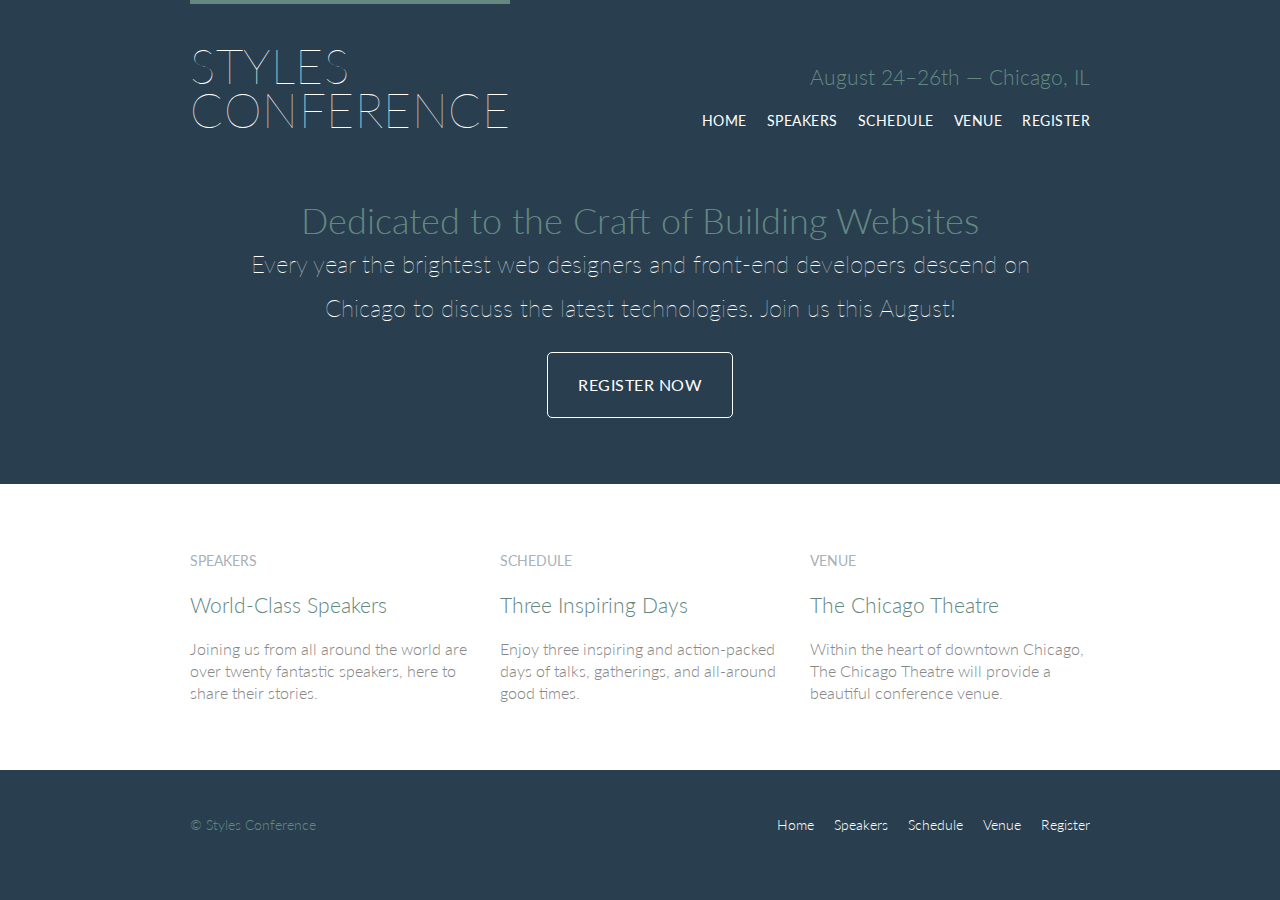
<file: index.html>
<!DOCTYPE html>
<html lang="en">
<head>
	<meta charset="utf-8">
	<link rel="stylesheet" type="text/css" href="assets/stylesheets/main.css">
	<link href='http://fonts.googleapis.com/css?family=Lato:100,300,400' rel='stylesheet' type='text/css'>
	<title>Styles Conference</title>	
</head>
<body>

	<!-- Header -->

    <header class="primary-header container group">

    	<h1 class="logo">
        	<a href="index.html">Styles <br> Conference</a>
      	</h1>

      	<h3 class="tagline">August 24&ndash;26th &mdash; Chicago, IL</h3>

      	<nav class="nav primary-nav">
      		<ul>
      			<li><a href="index.html">Home</a></li><!--
      			--><li><a href="speakers.html">Speakers</a></li><!--
        		--><li><a href="schedule.html">Schedule</a></li><!--
        		--><li><a href="venue.html">Venue</a></li><!--
    	    	--><li><a href="register.html">Register</a></li>
    	    </ul>
	    </nav>

    </header>

    <!-- Hero -->

    <section class="hero container">

		<h2>Dedicated to the Craft of Building Websites</h2>

      	<p>Every year the brightest web designers and front-end developers descend on Chicago to discuss the latest technologies. Join us this August!</p>

      	<a class="btn btn-alt" href="register.html">Register Now</a>

    </section>

    <!-- Teasers -->
    <section class="row">
    <div class="grid">

	    <!-- Speakers -->

    	<section class="teaser col-1-3">
        	<a href="speakers.html">
          		<h5>Speakers</h5>
          		<h3>World-Class Speakers</h3>
        	</a>
        	<p>Joining us from all around the world are over twenty fantastic speakers, here to share their stories.</p>
      	</section><!--

      	Schedule

      	--><section class="teaser col-1-3">
        	<a href="schedule.html">
          		<h5>Schedule</h5>
          		<h3>Three Inspiring Days</h3>
        	</a>
        	<p>Enjoy three inspiring and action-packed days of talks, gatherings, and all-around good times.</p>
      	</section><!--

      	Venue

      	--><section class="teaser col-1-3">
        	<a href="venue.html">
          		<h5>Venue</h5>
          		<h3>The Chicago Theatre</h3>
        	</a>
        	<p>Within the heart of downtown Chicago, The Chicago Theatre will provide a beautiful conference venue.</p>
      	</section>

    </div>
    </section>

    <!-- Footer -->

    <footer class="primary-footer container group">

    	<small>&copy; Styles Conference</small>

     	<nav class="nav"> 
	        <ul>
      			<li><a href="index.html">Home</a></li><!--
      			--><li><a href="speakers.html">Speakers</a></li><!--
        		--><li><a href="schedule.html">Schedule</a></li><!--
        		--><li><a href="venue.html">Venue</a></li><!--
    	    	--><li><a href="register.html">Register</a></li>
    	    </ul>
      	</nav>

    </footer>

</body>

</html>
</file>
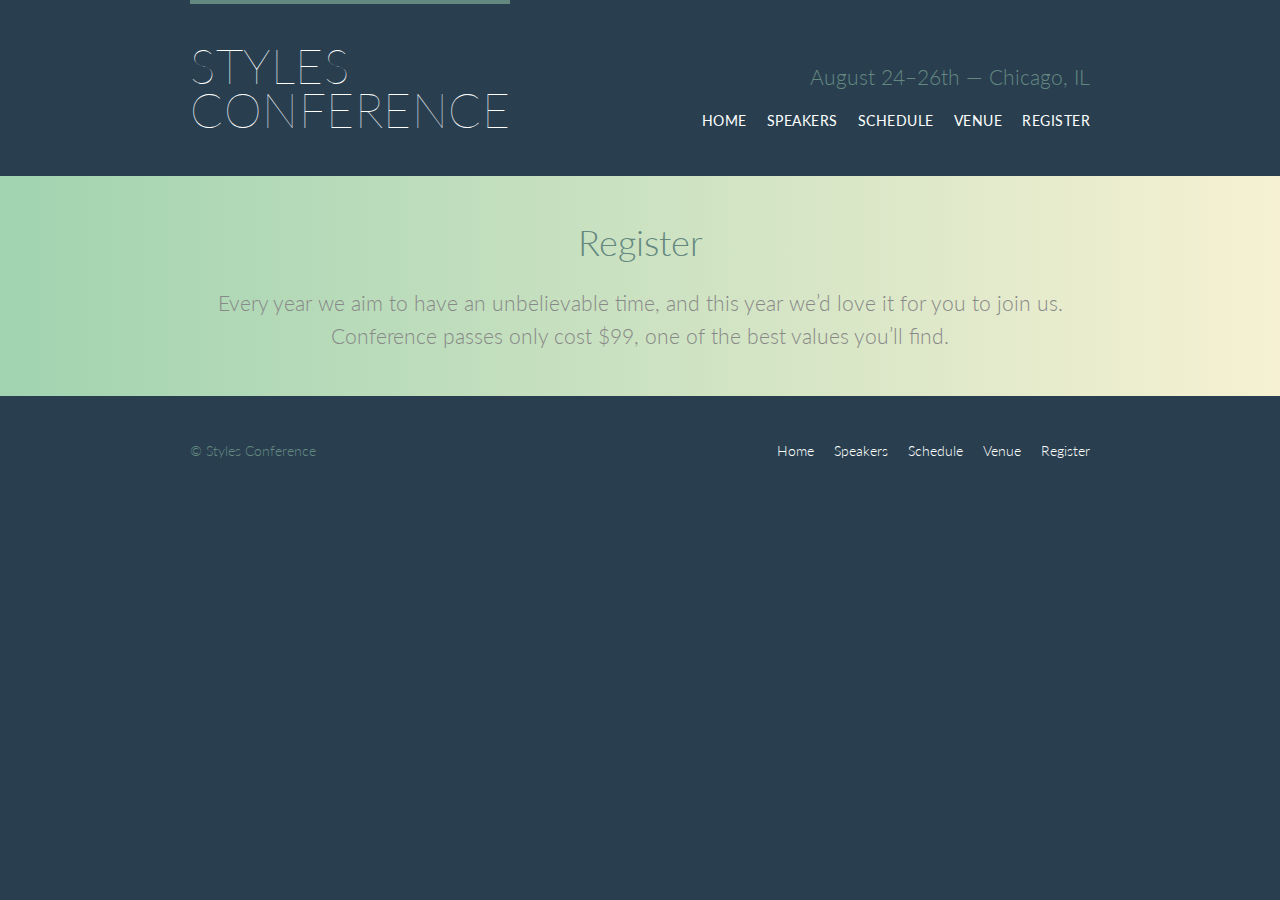
<file: register.html>
<!DOCTYPE html>
<html lang="en">

  <head>
    <meta charset="utf-8">
    <title>Register - Styles Conference</title>
    <link rel="stylesheet" href="assets/stylesheets/main.css">
    <link rel="stylesheet" href="http://fonts.googleapis.com/css?family=Lato:100,300,400">
  </head>

  <body>

    <!-- Header -->

    <header class="primary-header container group">

      <h1 class="logo">
        <a href="index.html">Styles <br> Conference</a>
      </h1>

      <h3 class="tagline">August 24&ndash;26th &mdash; Chicago, IL</h3>

      <nav class="nav primary-nav">
         <ul>
          <li><a href="index.html">Home</a></li><!--
          --><li><a href="speakers.html">Speakers</a></li><!--
          --><li><a href="schedule.html">Schedule</a></li><!--
          --><li><a href="venue.html">Venue</a></li><!--
          --><li><a href="register.html">Register</a></li>
        </ul>
      </nav>

    </header>

    <!-- Lead -->

    <section class="row-alt">
      <div class="lead container">

        <h1>Register</h1>

        <p>Every year we aim to have an unbelievable time, and this year we&#8217;d love it for you to join us. Conference passes only cost $99, one of the best values you&#8217;ll find.</p>

      </div>
    </section>

    <!-- Footer -->

    <footer class="primary-footer container group">

      <small>&copy; Styles Conference</small>

      <nav class="nav">
         <ul>
          <li><a href="index.html">Home</a></li><!--
          --><li><a href="speakers.html">Speakers</a></li><!--
          --><li><a href="schedule.html">Schedule</a></li><!--
          --><li><a href="venue.html">Venue</a></li><!--
          --><li><a href="register.html">Register</a></li>
        </ul>
      </nav>

    </footer>

  </body>
</html>
</file>
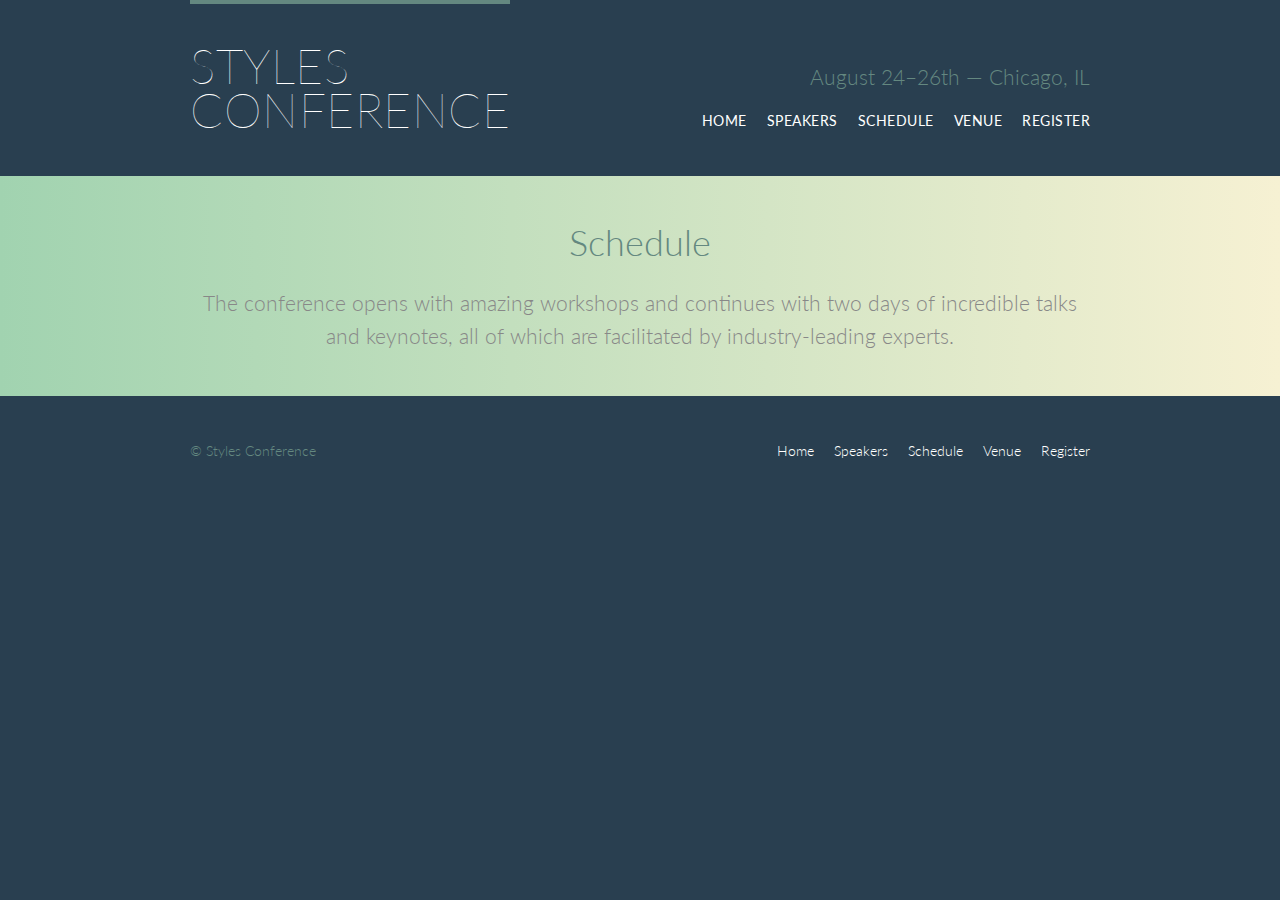
<file: schedule.html>
<!DOCTYPE html>
<html lang="en">

  <head>
    <meta charset="utf-8">
    <title>Schedule - Styles Conference</title>
    <link rel="stylesheet" href="assets/stylesheets/main.css">
    <link rel="stylesheet" href="http://fonts.googleapis.com/css?family=Lato:100,300,400">
  </head>

  <body>

    <!-- Header -->

    <header class="primary-header container group">

      <h1 class="logo">
        <a href="index.html">Styles <br> Conference</a>
      </h1>

      <h3 class="tagline">August 24&ndash;26th &mdash; Chicago, IL</h3>

      <nav class="nav primary-nav">
         <ul>
            <li><a href="index.html">Home</a></li><!--
            --><li><a href="speakers.html">Speakers</a></li><!--
            --><li><a href="schedule.html">Schedule</a></li><!--
            --><li><a href="venue.html">Venue</a></li><!--
            --><li><a href="register.html">Register</a></li>
          </ul>
      </nav>

    </header>

    <!-- Lead -->

    <section class="row-alt">
      <div class="lead container">

        <h1>Schedule</h1>

        <p>The conference opens with amazing workshops and continues with two days of incredible talks and keynotes, all of which are facilitated by industry-leading experts.</p>

      </div>
    </section>

    <!-- Footer -->

    <footer class="primary-footer container group">

      <small>&copy; Styles Conference</small>

      <nav class="nav">
         <ul>
            <li><a href="index.html">Home</a></li><!--
            --><li><a href="speakers.html">Speakers</a></li><!--
            --><li><a href="schedule.html">Schedule</a></li><!--
            --><li><a href="venue.html">Venue</a></li><!--
            --><li><a href="register.html">Register</a></li>
          </ul>
      </nav>

    </footer>

  </body>
</html>
</file>
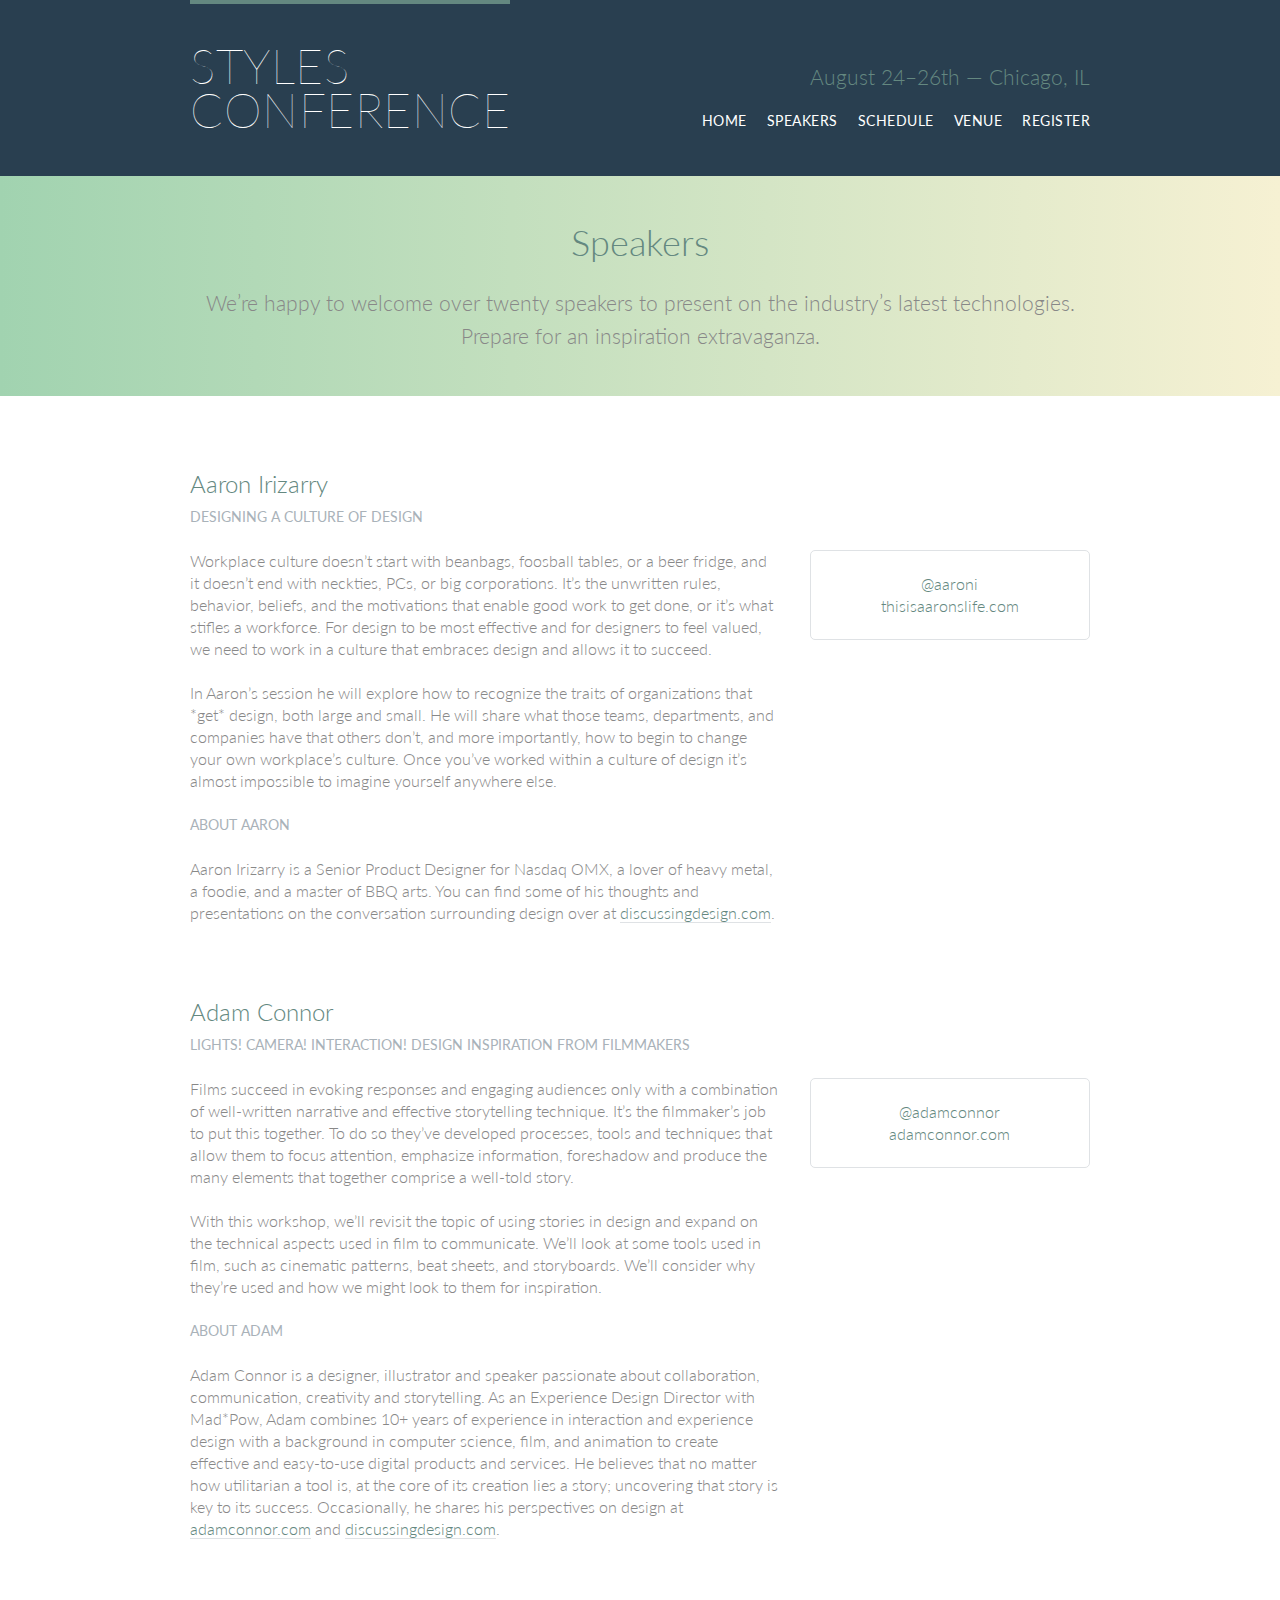
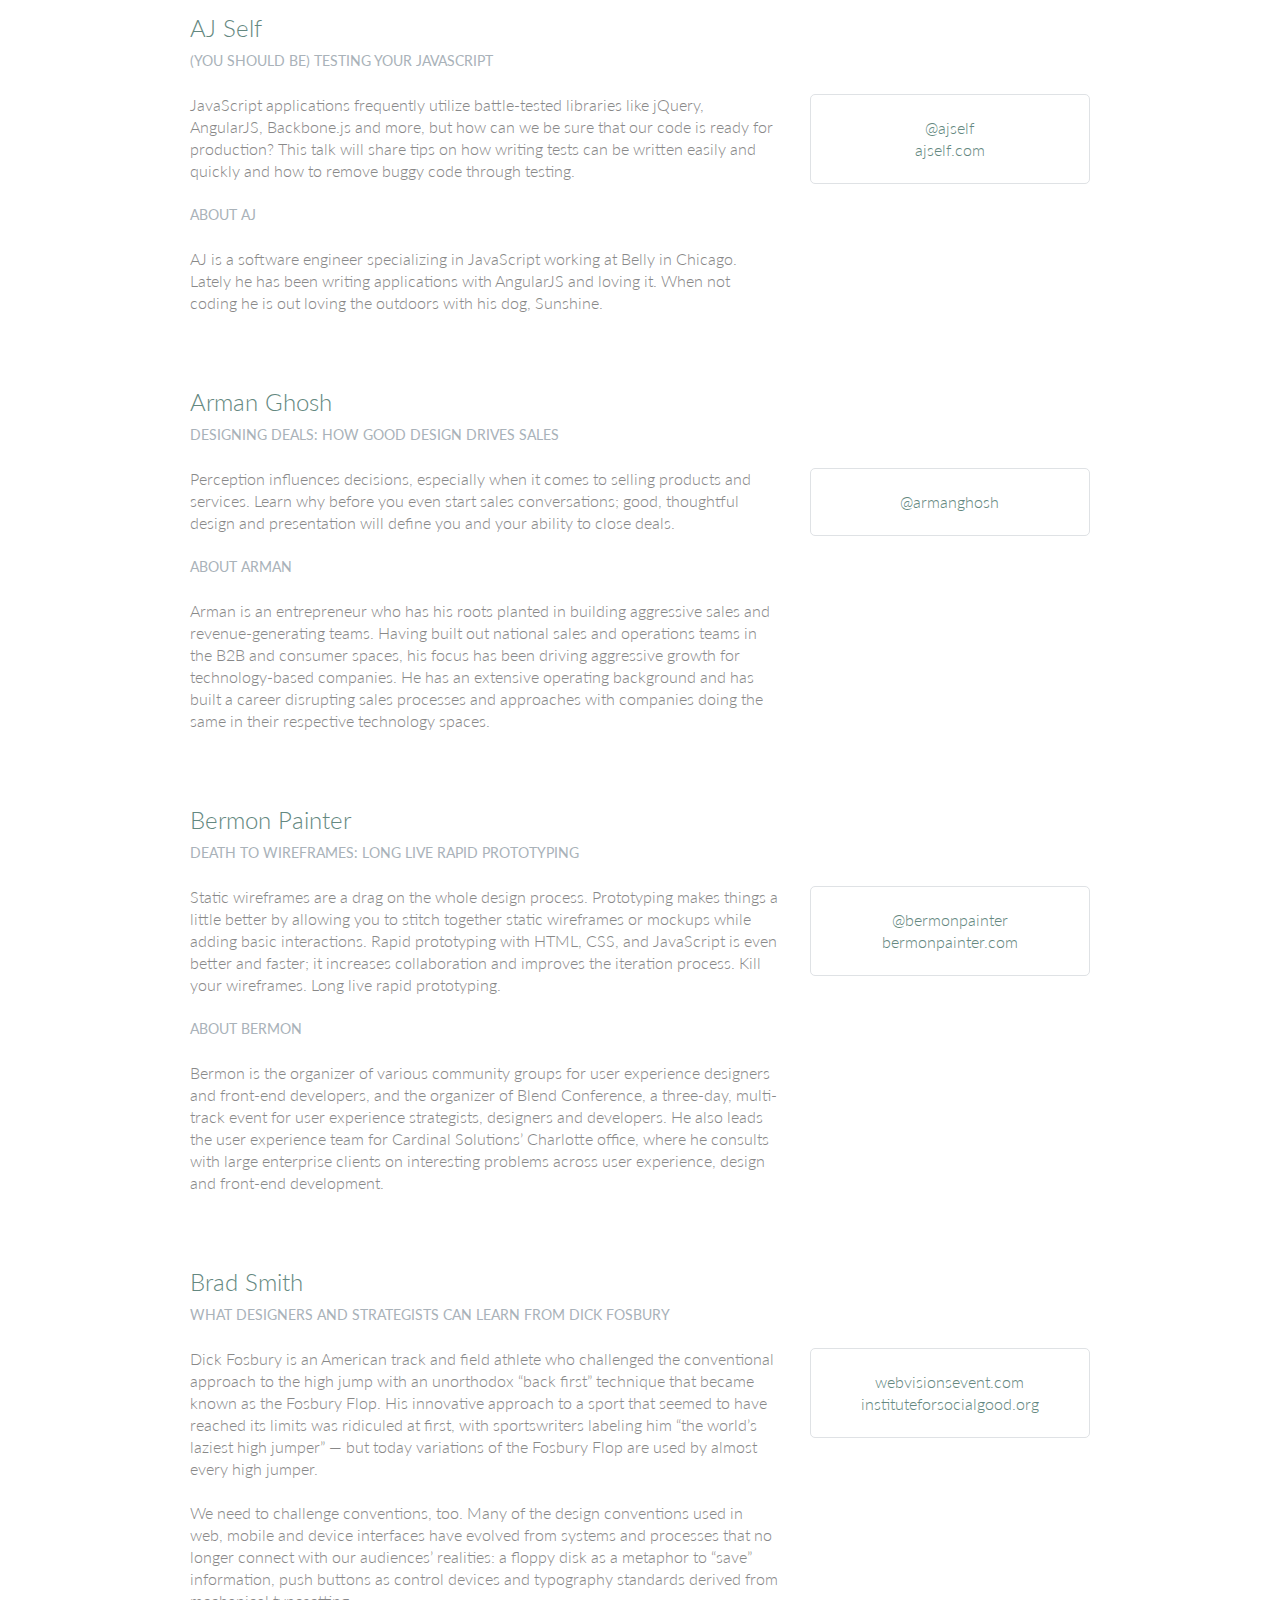
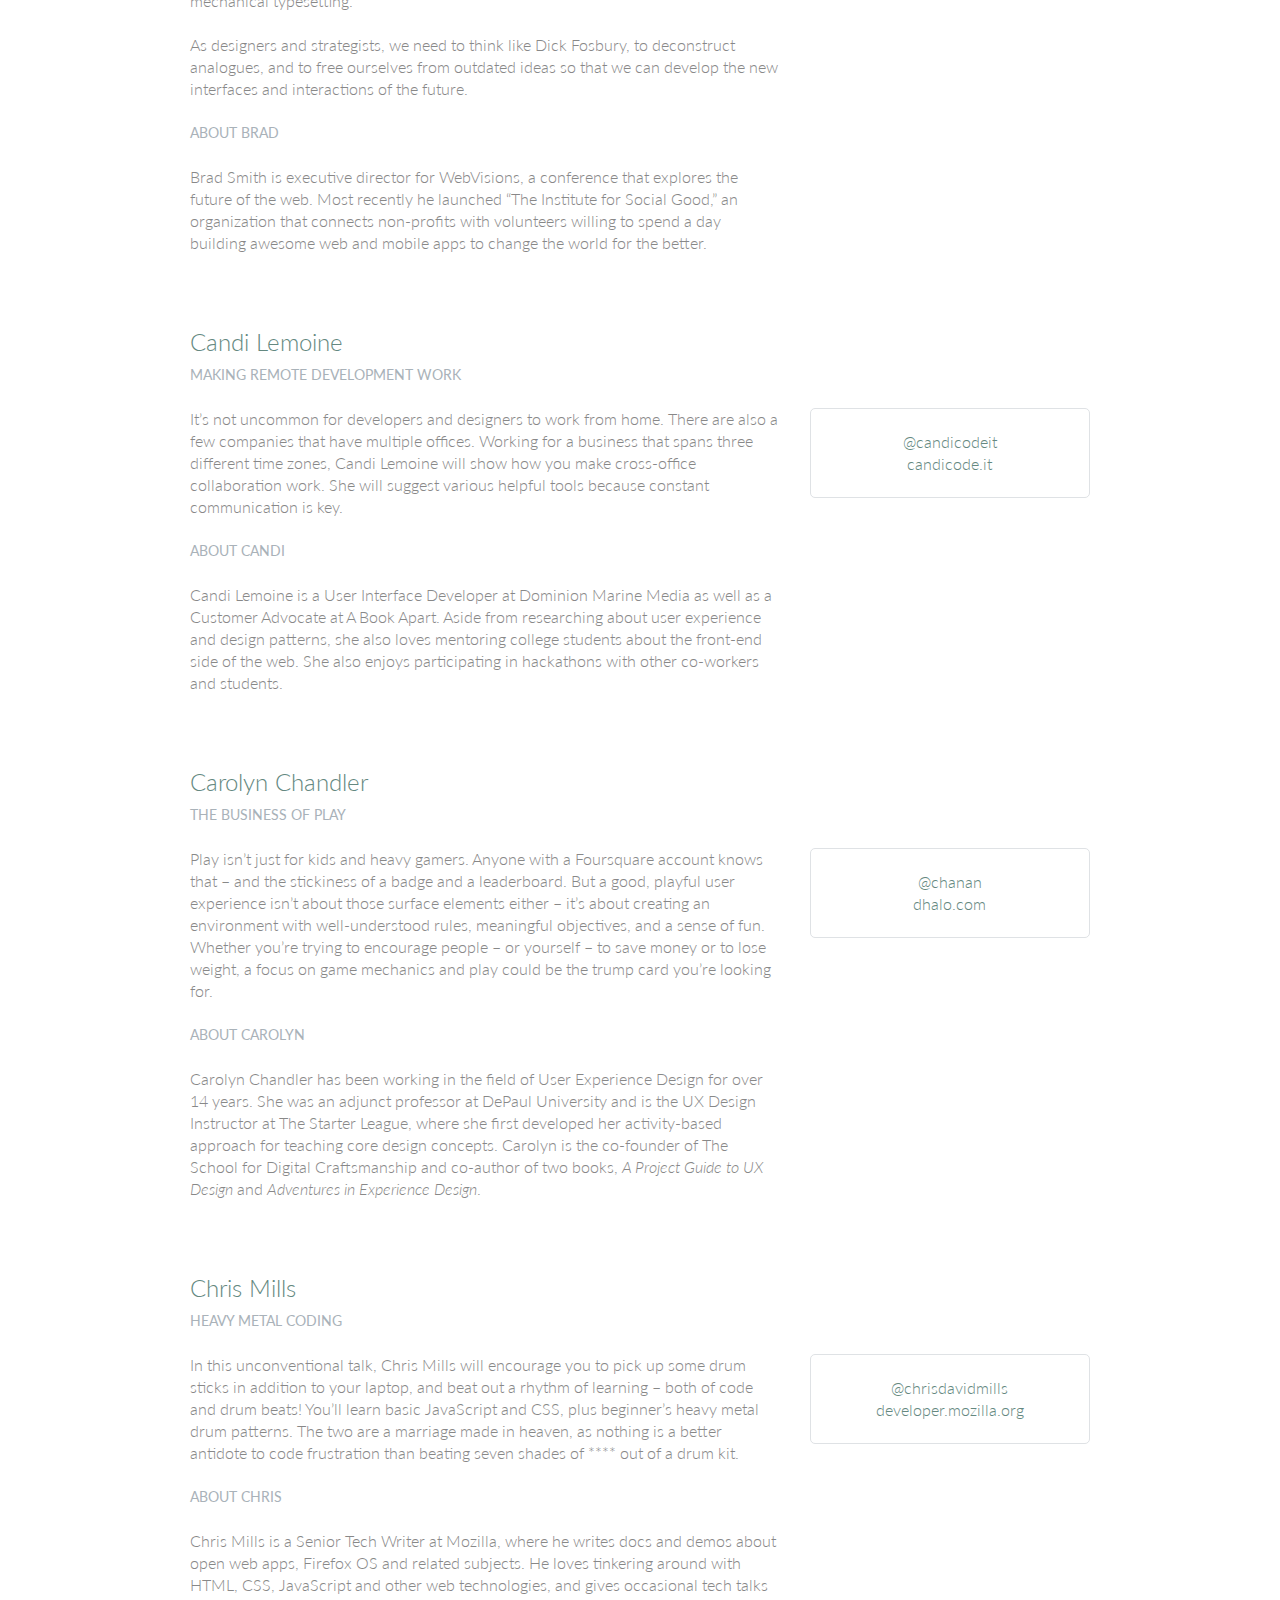
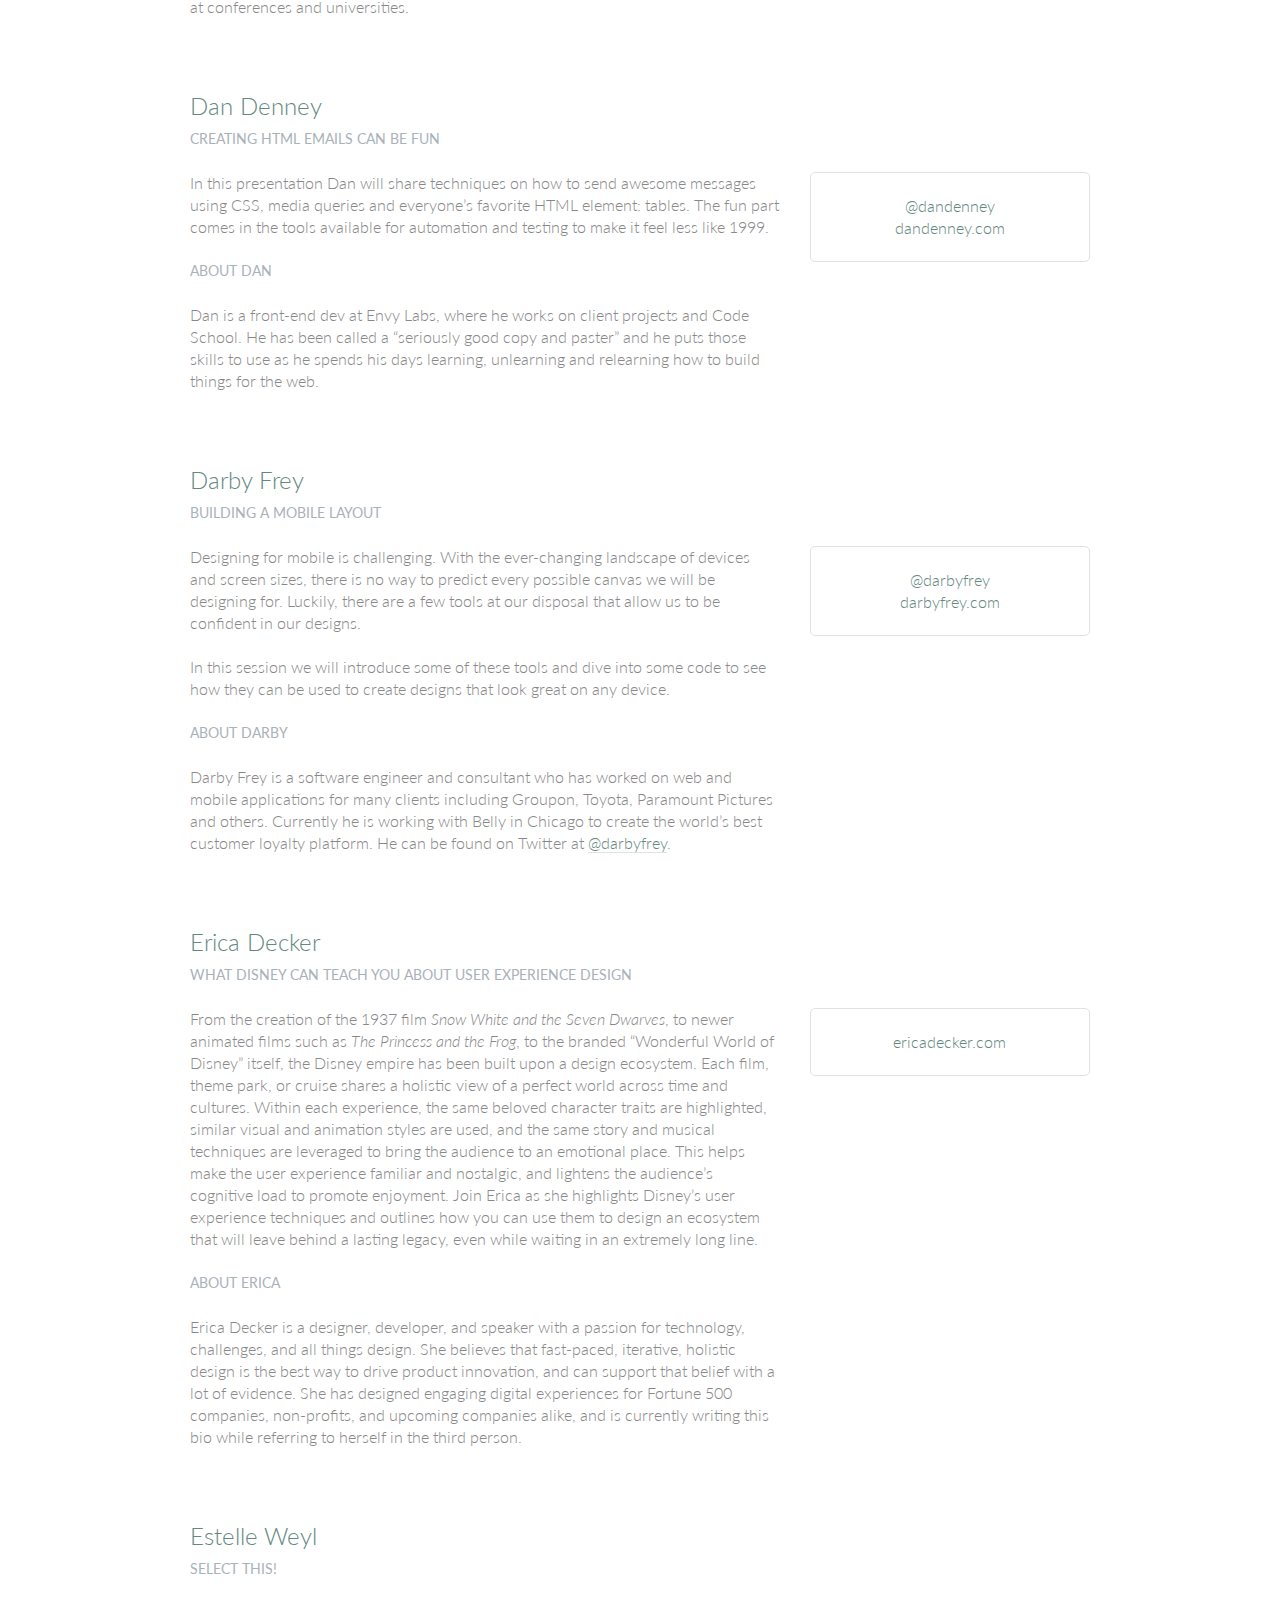
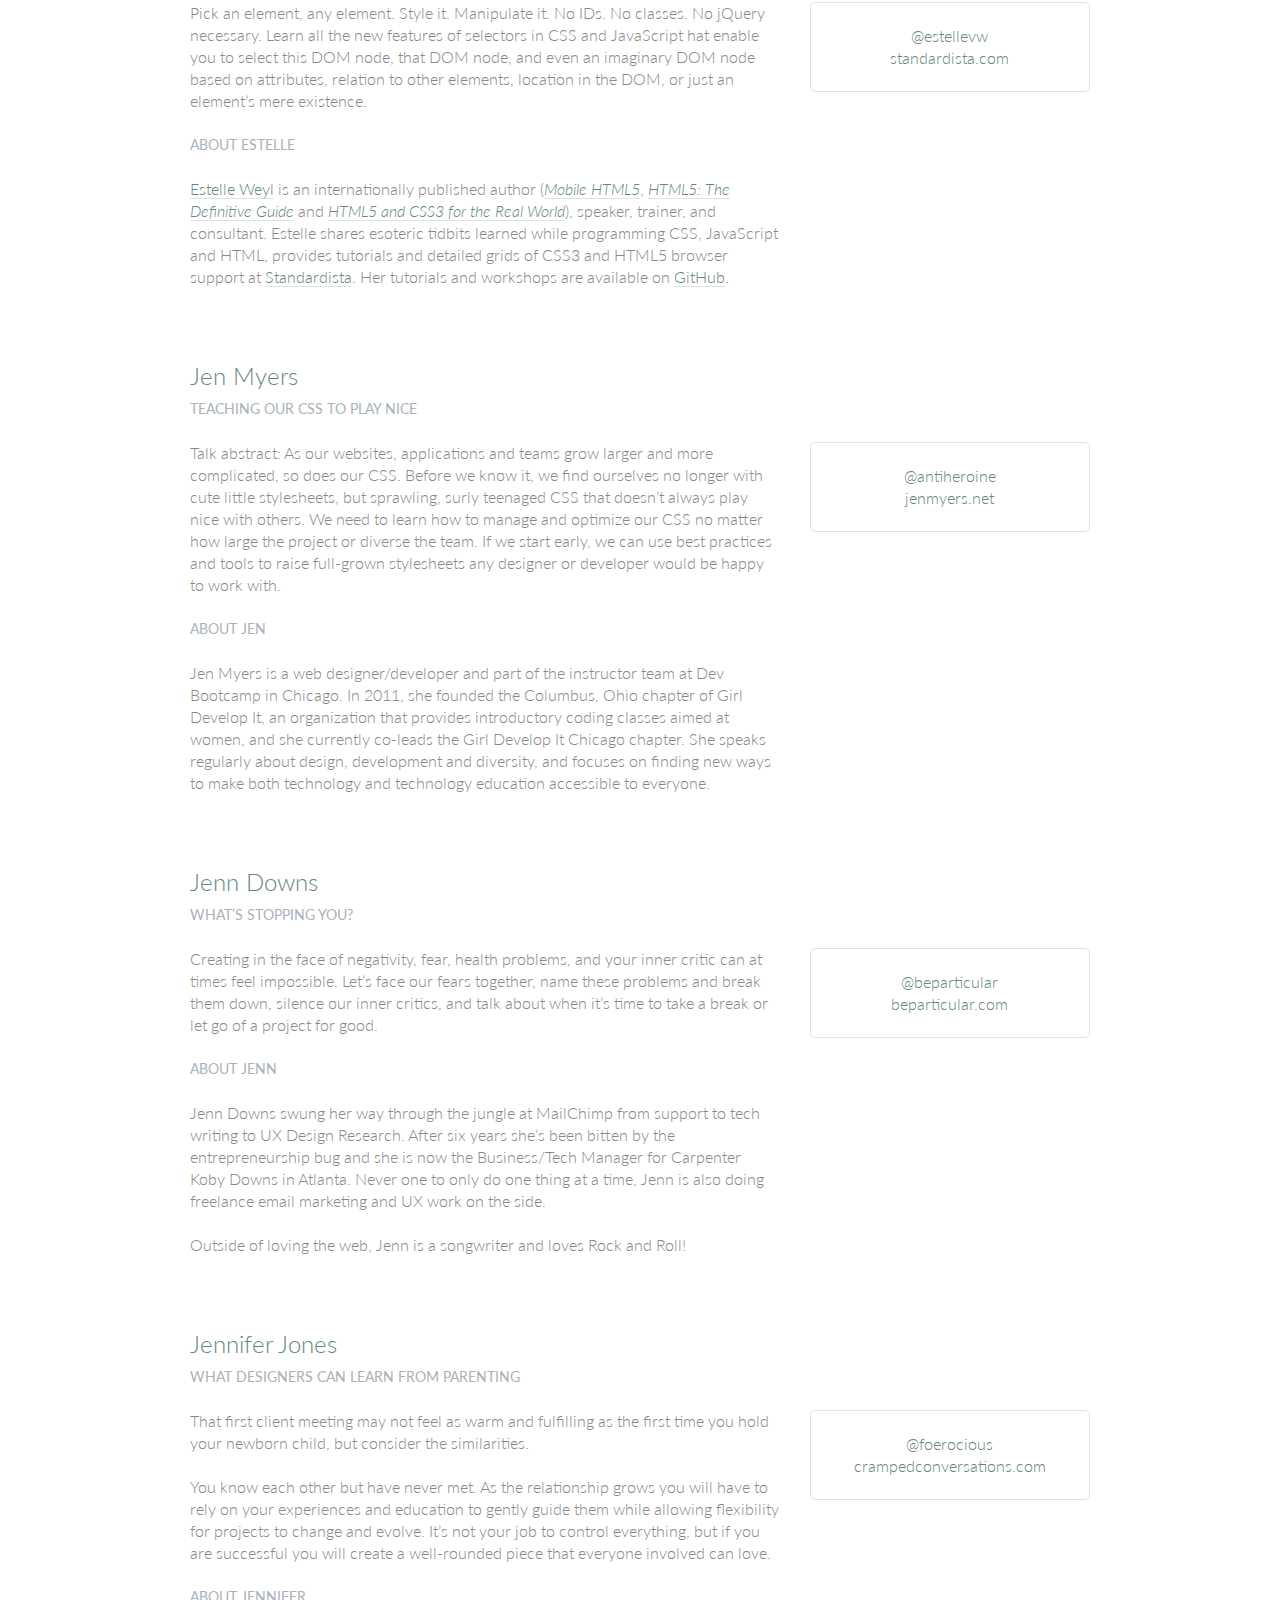
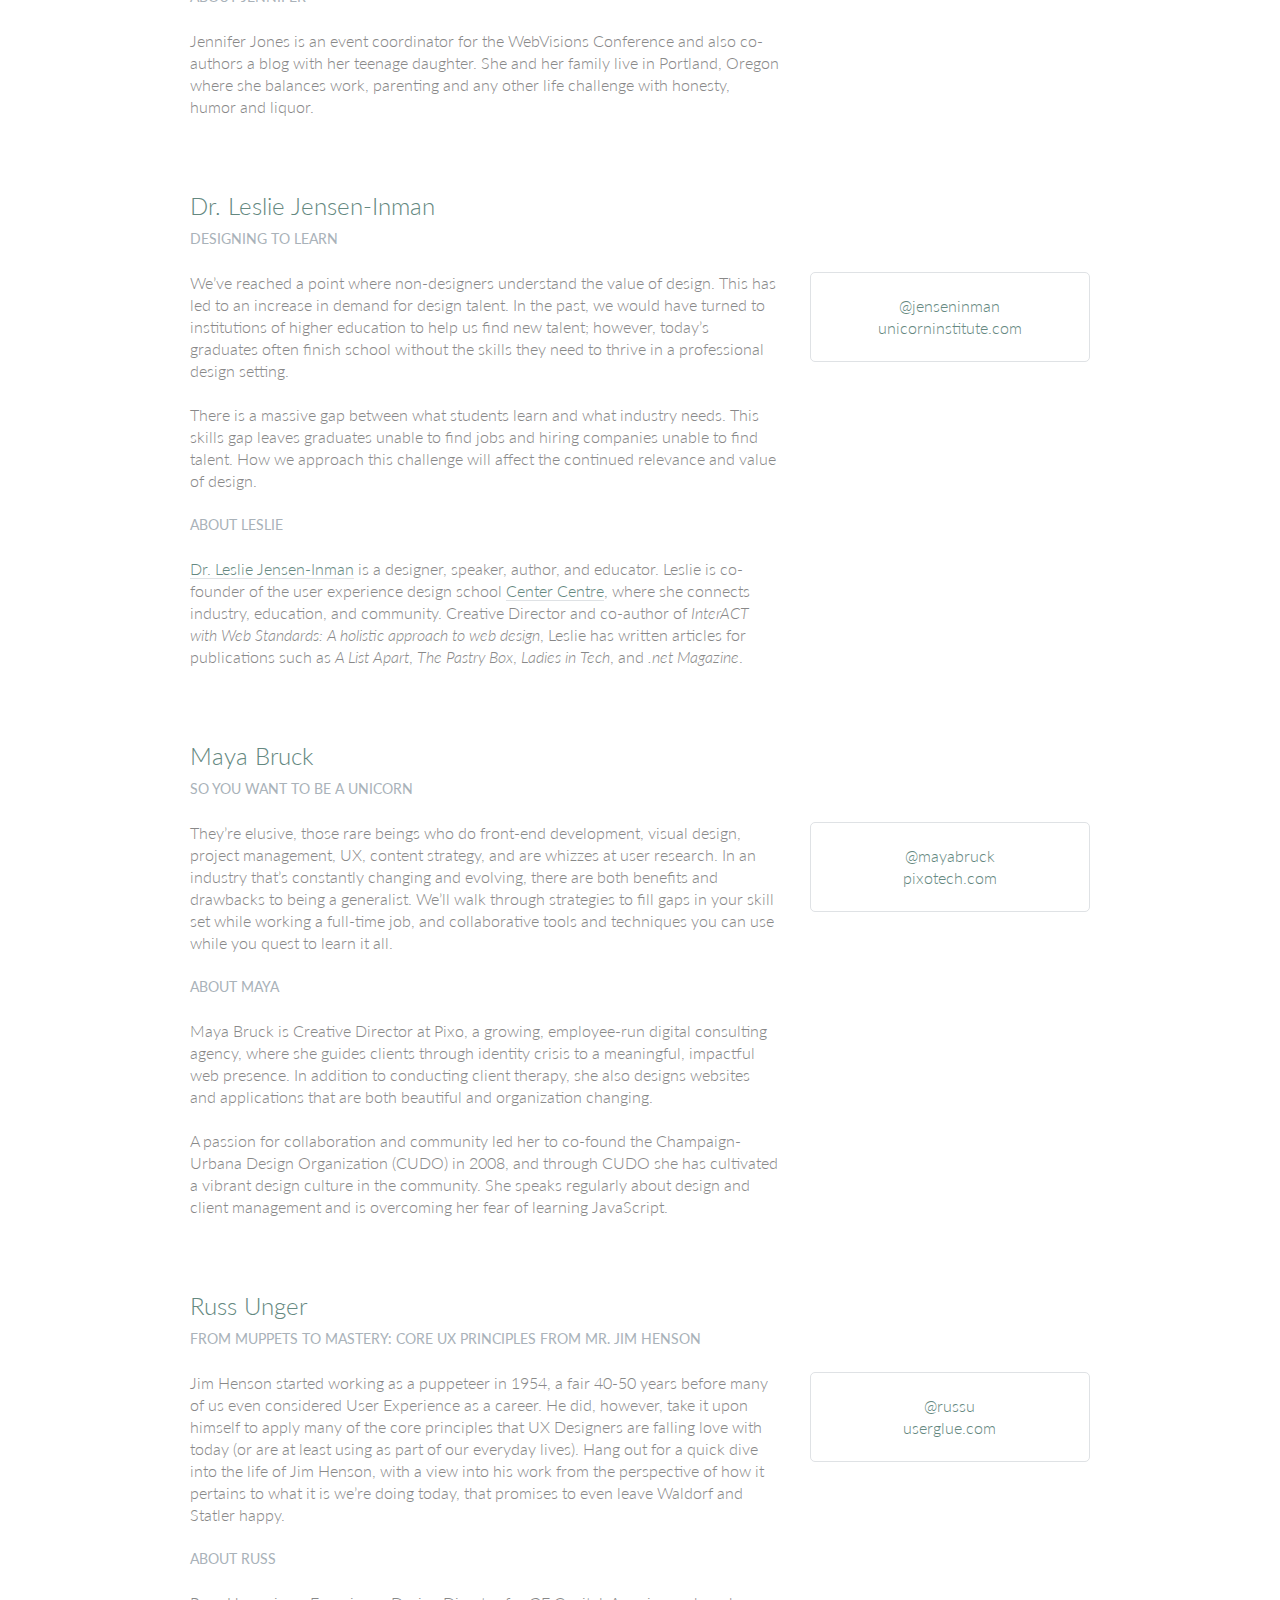
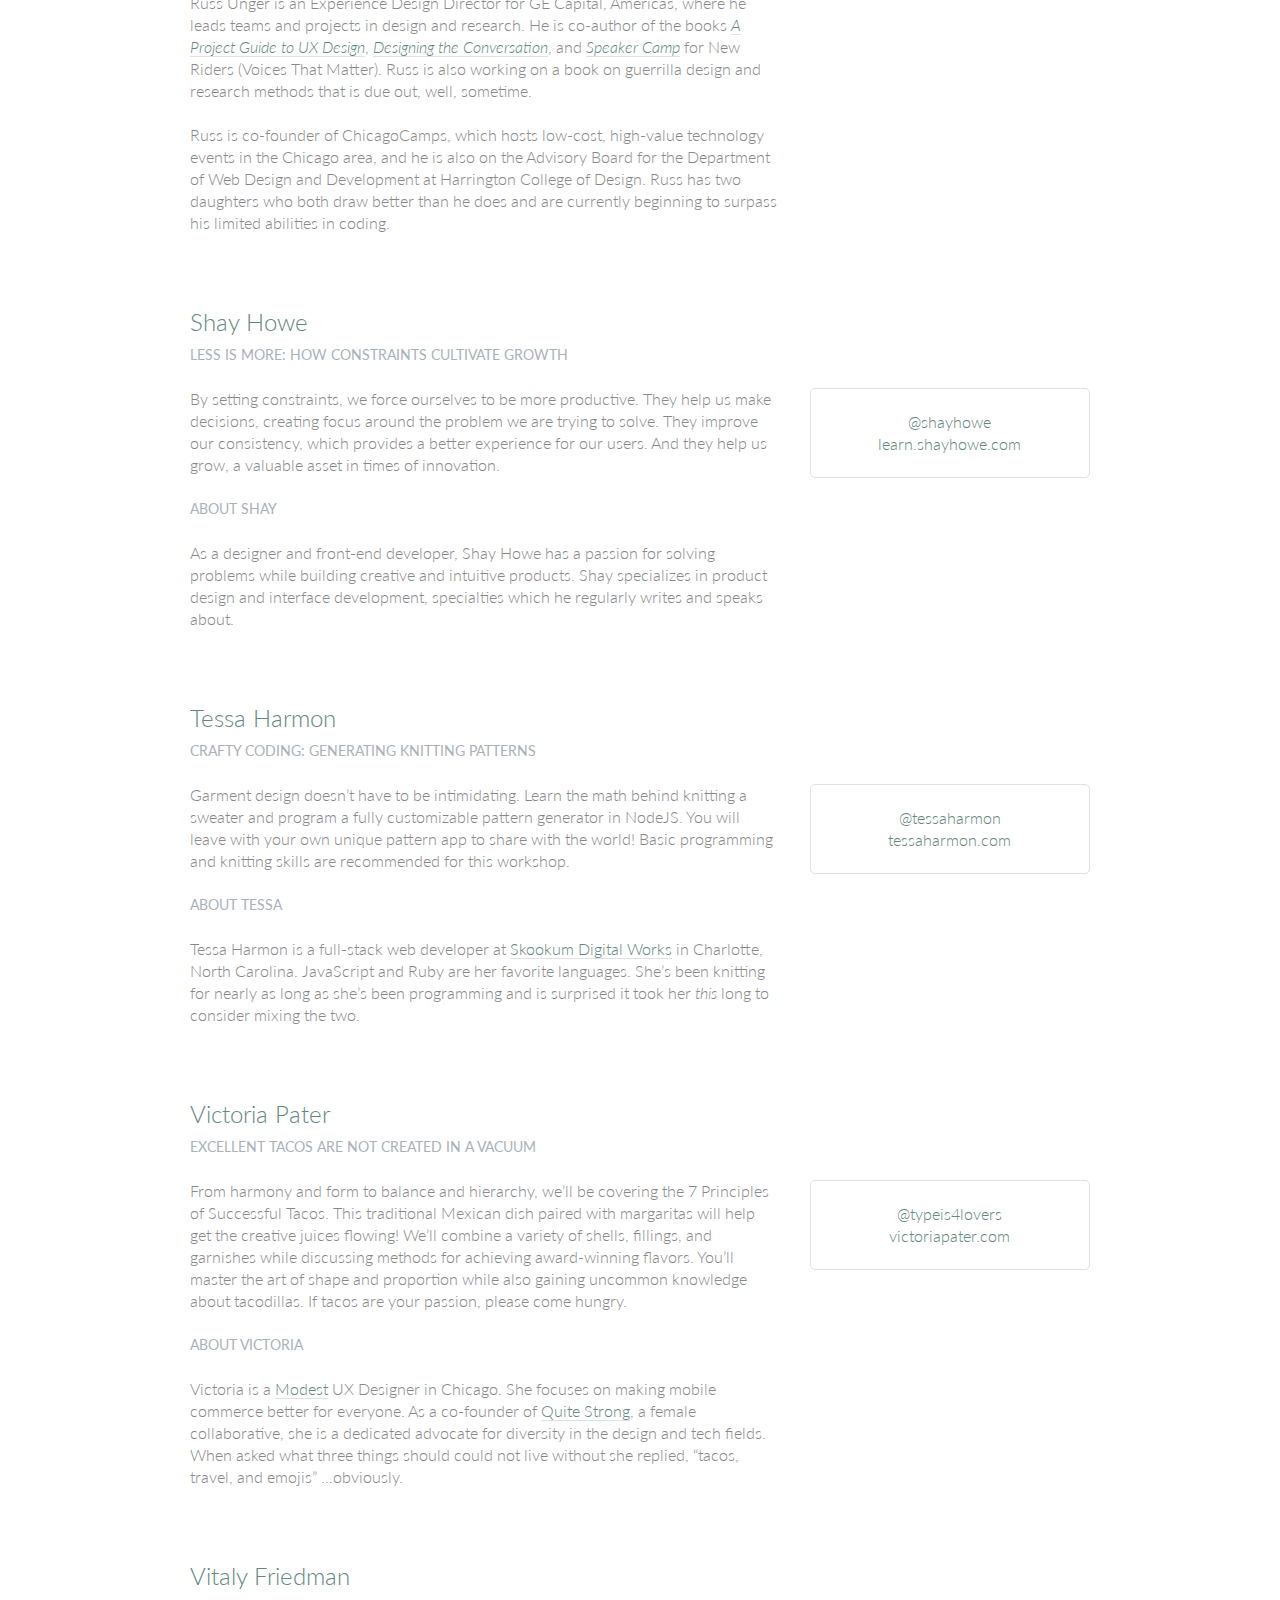
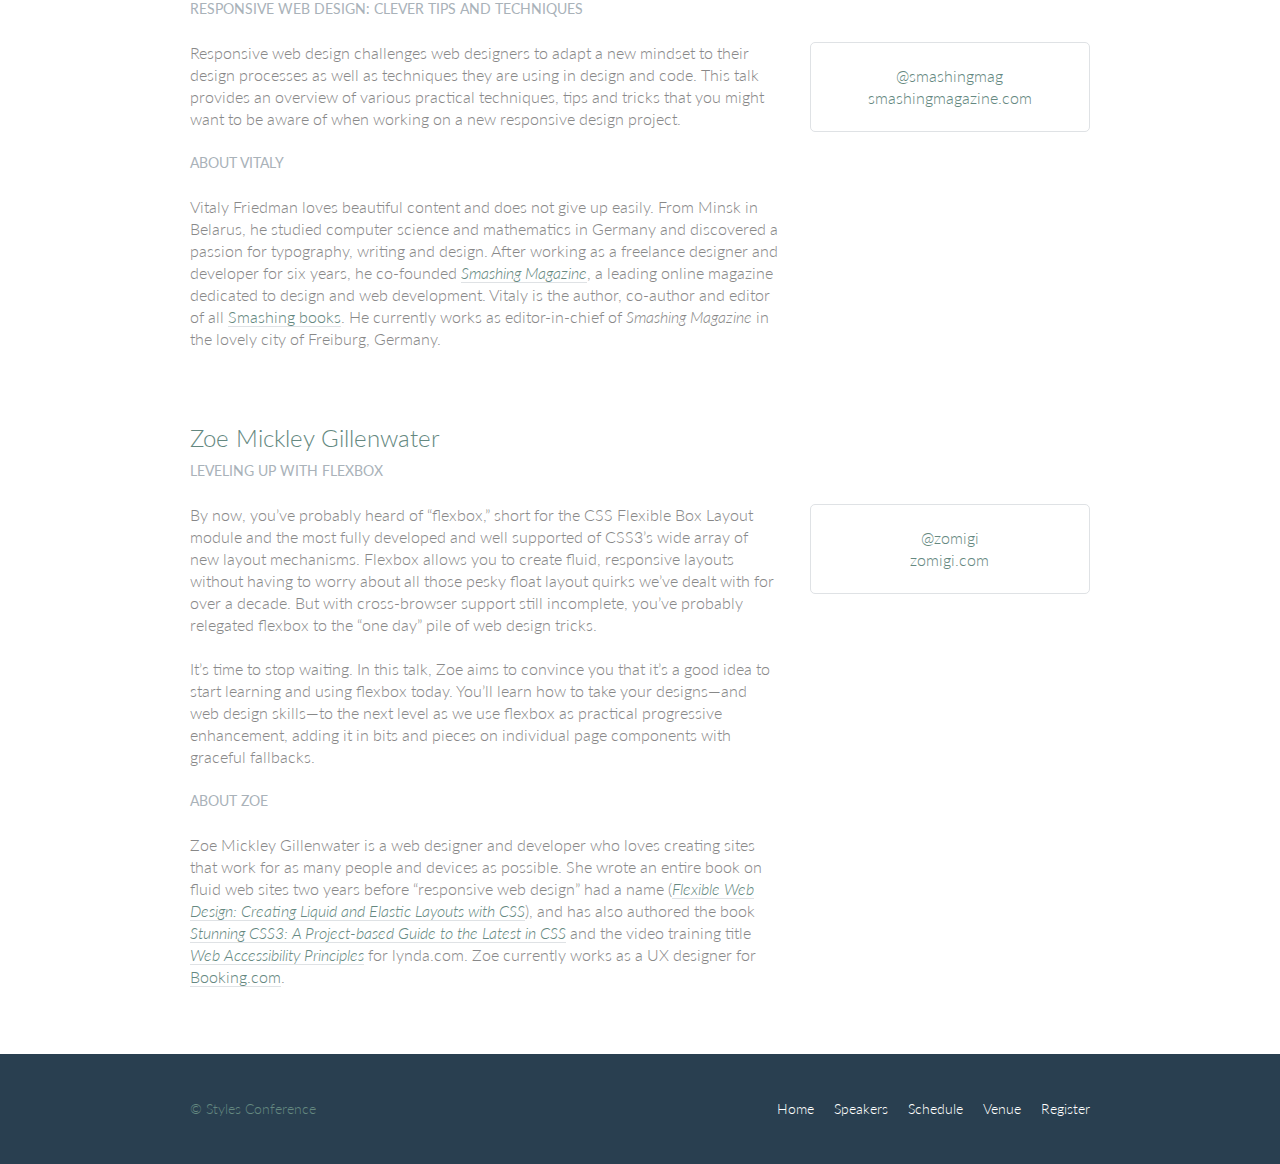
<file: speakers.html>
<!DOCTYPE html>
<html lang="en">

  <head>
    <meta charset="utf-8">
    <title>Speakers - Styles Conference</title>
    <link rel="stylesheet" href="assets/stylesheets/main.css">
    <link rel="stylesheet" href="http://fonts.googleapis.com/css?family=Lato:100,300,400">
  </head>

  <body>

    <!-- Header -->

    <header class="primary-header container group">

      <h1 class="logo">
        <a href="index.html">Styles <br> Conference</a>
      </h1>

      <h3 class="tagline">August 24&ndash;26th &mdash; Chicago, IL</h3>

      <nav class="nav primary-nav">
        <ul>
          <li><a href="index.html">Home</a></li><!--
          --><li><a href="speakers.html">Speakers</a></li><!--
          --><li><a href="schedule.html">Schedule</a></li><!--
          --><li><a href="venue.html">Venue</a></li><!--
          --><li><a href="register.html">Register</a></li>
        </ul>
      </nav>

    </header>

    <!-- Lead -->

    <section class="row-alt">
      <div class="lead container">

        <h1>Speakers</h1>

        <p>We&#8217;re happy to welcome over twenty speakers to present on the industry&#8217;s latest technologies. Prepare for an inspiration extravaganza.</p>

      </div>
    </section>

    <!-- Main content -->

    <section class="row">
      <div class="grid">

        <!-- Aaron Irizarry -->

        <section class="speaker" id="aaron-irizarry">

          <div class="col-2-3">

            <h2>Aaron Irizarry</h2>
            <h5>Designing a Culture of Design</h5>

            <p>Workplace culture doesn&#8217;t start with beanbags, foosball tables, or a beer fridge, and it doesn&#8217;t end with neckties, PCs, or big corporations. It&#8217;s the unwritten rules, behavior, beliefs, and the motivations that enable good work to get done, or it&#8217;s what stifles a workforce. For design to be most effective and for designers to feel valued, we need to work in a culture that embraces design and allows it to succeed.</p>

            <p>In Aaron&#8217;s session he will explore how to recognize the traits of organizations that *get* design, both large and small. He will share what those teams, departments, and companies have that others don&#8217;t, and more importantly, how to begin to change your own workplace&#8217;s culture. Once you&#8217;ve worked within a culture of design it&#8217;s almost impossible to imagine yourself anywhere else.</p>

            <h5>About Aaron</h5>

            <p>Aaron Irizarry is a Senior Product Designer for Nasdaq OMX, a lover of heavy metal, a foodie, and a master of BBQ arts. You can find some of his thoughts and presentations on the conversation surrounding design over at <a href="http://www.discussingdesign.com/">discussingdesign.com</a>.</p>

          </div><!--

          --><aside class="col-1-3">
            <div class="speaker-info">

              <ul>
                <li><a href="https://twitter.com/aaroni">@aaroni</a></li>
                <li><a href="http://www.thisisaaronslife.com/">thisisaaronslife.com</a></li>
              </ul>

            </div>
          </aside>

        </section>

        <!-- Adam Connor -->

        <section class="speaker" id="adam-connor">

          <div class="col-2-3">

            <h2>Adam Connor</h2>
            <h5>Lights! Camera! Interaction! Design Inspiration from Filmmakers</h5>

            <p>Films succeed in evoking responses and engaging audiences only with a combination of well-written narrative and effective storytelling technique. It&#8217;s the filmmaker&#8217;s job to put this together. To do so they&#8217;ve developed processes, tools and techniques that allow them to focus attention, emphasize information, foreshadow and produce the many elements that together comprise a well-told story.</p>

            <p>With this workshop, we&#8217;ll revisit the topic of using stories in design and expand on the technical aspects used in film to communicate. We&#8217;ll look at some tools used in film, such as cinematic patterns, beat sheets, and storyboards. We&#8217;ll consider why they&#8217;re used and how we might look to them for inspiration.</p>

            <h5>About Adam</h5>

            <p>Adam Connor is a designer, illustrator and speaker passionate about collaboration, communication, creativity and storytelling. As an Experience Design Director with Mad*Pow, Adam combines 10+ years of experience in interaction and experience design with a background in computer science, film, and animation to create effective and easy-to-use digital products and services. He believes that no matter how utilitarian a tool is, at the core of its creation lies a story; uncovering that story is key to its success. Occasionally, he shares his perspectives on design at <a href="http://adamconnor.com/">adamconnor.com</a> and <a href="http://www.discussingdesign.com/">discussingdesign.com</a>.</p>

          </div><!--

          --><aside class="col-1-3">
            <div class="speaker-info">

              <ul>
                <li><a href="https://twitter.com/adamconnor">@adamconnor</a></li>
                <li><a href="http://adamconnor.com/">adamconnor.com</a></li>
              </ul>

            </div>
          </aside>

        </section>

        <!-- AJ Self -->

        <section class="speaker" id="aj-self">

          <div class="col-2-3">

            <h2>AJ Self</h2>
            <h5>(You Should Be) Testing Your JavaScript</h5>

            <p>JavaScript applications frequently utilize battle-tested libraries like jQuery, AngularJS, Backbone.js and more, but how can we be sure that our code is ready for production? This talk will share tips on how writing tests can be written easily and quickly and how to remove buggy code through testing.</p>

            <h5>About AJ</h5>

            <p>AJ is a software engineer specializing in JavaScript working at Belly in Chicago. Lately he has been writing applications with AngularJS and loving it. When not coding he is out loving the outdoors with his dog, Sunshine.</p>

          </div><!--

          --><aside class="col-1-3">
            <div class="speaker-info">

              <ul>
                <li><a href="https://twitter.com/ajself">@ajself</a></li>
                <li><a href="http://www.ajself.com/">ajself.com</a></li>
              </ul>

            </div>
          </aside>

        </section>

        <!-- Arman Ghosh -->

        <section class="speaker" id="arman-ghosh">

          <div class="col-2-3">

            <h2>Arman Ghosh</h2>
            <h5>Designing Deals: How Good Design Drives Sales</h5>

            <p>Perception influences decisions, especially when it comes to selling products and services. Learn why before you even start sales conversations; good, thoughtful design and presentation will define you and your ability to close deals.</p>

            <h5>About Arman</h5>

            <p>Arman is an entrepreneur who has his roots planted in building aggressive sales and revenue-generating teams. Having built out national sales and operations teams in the B2B and consumer spaces, his focus has been driving aggressive growth for technology-based companies. He has an extensive operating background and has built a career disrupting sales processes and approaches with companies doing the same in their respective technology spaces.</p>

          </div><!--

          --><aside class="col-1-3">
            <div class="speaker-info">

              <ul>
                <li><a href="https://twitter.com/armanghosh">@armanghosh</a></li>
              </ul>

            </div>
          </aside>

        </section>

        <!-- Bermon Painter -->

        <section class="speaker" id="bermon-painter">

          <div class="col-2-3">

            <h2>Bermon Painter</h2>
            <h5>Death to Wireframes: Long Live Rapid Prototyping</h5>

            <p>Static wireframes are a drag on the whole design process. Prototyping makes things a little better by allowing you to stitch together static wireframes or mockups while adding basic interactions. Rapid prototyping with HTML, CSS, and JavaScript is even better and faster; it increases collaboration and improves the iteration process. Kill your wireframes. Long live rapid prototyping.</p>

            <h5>About Bermon</h5>

            <p>Bermon is the organizer of various community groups for user experience designers and front-end developers, and the organizer of Blend Conference, a three-day, multi-track event for user experience strategists, designers and developers. He also leads the user experience team for Cardinal Solutions&#8217; Charlotte office, where he consults with large enterprise clients on interesting problems across user experience, design and front-end development.</p>

          </div><!--

          --><aside class="col-1-3">
            <div class="speaker-info">

              <ul>
                <li><a href="https://twitter.com/bermonpainter">@bermonpainter</a></li>
                <li><a href="http://bermonpainter.com/">bermonpainter.com</a></li>
              </ul>

            </div>
          </aside>

        </section>

        <!-- Brad Smith -->

        <section class="speaker" id="brad-smith">

          <div class="col-2-3">

            <h2>Brad Smith</h2>
            <h5>What Designers and Strategists Can Learn from Dick Fosbury</h5>

            <p>Dick Fosbury is an American track and field athlete who challenged the conventional approach to the high jump with an unorthodox &#8220;back first&#8221; technique that became known as the Fosbury Flop. His innovative approach to a sport that seemed to have reached its limits was ridiculed at first, with sportswriters labeling him &#8220;the world&#8217;s laziest high jumper&#8221; &#8212; but today variations of the Fosbury Flop are used by almost every high jumper.</p>

            <p>We need to challenge conventions, too. Many of the design conventions used in web, mobile and device interfaces have evolved from systems and processes that no longer connect with our audiences&#8217; realities: a floppy disk as a metaphor to &#8220;save&#8221; information, push buttons as control devices and typography standards derived from mechanical typesetting.</p>

            <p>As designers and strategists, we need to think like Dick Fosbury, to deconstruct analogues, and to free ourselves from outdated ideas so that we can develop the new interfaces and interactions of the future.</p>

            <h5>About Brad</h5>

            <p>Brad Smith is executive director for WebVisions, a conference that explores the future of the web. Most recently he launched &#8220;The Institute for Social Good,&#8221; an organization that connects non-profits with volunteers willing to spend a day building awesome web and mobile apps to change the world for the better.</p>

          </div><!--

          --><aside class="col-1-3">
            <div class="speaker-info">

              <ul>
                <li><a href="http://www.webvisionsevent.com/">webvisionsevent.com</a></li>
                <li><a href="http://www.instituteforsocialgood.org/">instituteforsocialgood.org</a></li>
              </ul>

            </div>
          </aside>

        </section>

        <!-- Candi Lemoine -->

        <section class="speaker" id="candi-lemoine">

          <div class="col-2-3">

            <h2>Candi Lemoine</h2>
            <h5>Making Remote Development Work</h5>

            <p>It&#8217;s not uncommon for developers and designers to work from home. There are also a few companies that have multiple offices. Working for a business that spans three different time zones, Candi Lemoine will show how you make cross-office collaboration work. She will suggest various helpful tools because constant communication is key.</p>

            <h5>About Candi</h5>

            <p>Candi Lemoine is a User Interface Developer at Dominion Marine Media as well as a Customer Advocate at A Book Apart. Aside from researching about user experience and design patterns, she also loves mentoring college students about the front-end side of the web. She also enjoys participating in hackathons with other co-workers and students.</p>

          </div><!--

          --><aside class="col-1-3">
            <div class="speaker-info">

              <ul>
                <li><a href="https://twitter.com/candicodeit">@candicodeit</a></li>
                <li><a href="http://candicode.it/">candicode.it</a></li>
              </ul>

            </div>
          </aside>

        </section>

        <!-- Carolyn Chandler -->

        <section class="speaker" id="carolyn-chandler">

          <div class="col-2-3">

            <h2>Carolyn Chandler</h2>
            <h5>The Business of Play</h5>

            <p>Play isn&#8217;t just for kids and heavy gamers. Anyone with a Foursquare account knows that &#8211; and the stickiness of a badge and a leaderboard. But a good, playful user experience isn&#8217;t about those surface elements either &#8211; it&#8217;s about creating an environment with well-understood rules, meaningful objectives, and a sense of fun. Whether you&#8217;re trying to encourage people &#8211; or yourself &#8211; to save money or to lose weight, a focus on game mechanics and play could be the trump card you&#8217;re looking for.</p>

            <h5>About Carolyn</h5>

            <p>Carolyn Chandler has been working in the field of User Experience Design for over 14 years. She was an adjunct professor at DePaul University and is the UX Design Instructor at The Starter League, where she first developed her activity-based approach for teaching core design concepts. Carolyn is the co-founder of The School for Digital Craftsmanship and co-author of two books, <cite>A Project Guide to UX Design</cite> and <cite>Adventures in Experience Design</cite>.</p>

          </div><!--

          --><aside class="col-1-3">
            <div class="speaker-info">

              <ul>
                <li><a href="https://twitter.com/chanan">@chanan</a></li>
                <li><a href="http://www.dhalo.com/">dhalo.com</a></li>
              </ul>

            </div>
          </aside>

        </section>

        <!-- Chris Mills -->

        <section class="speaker" id="chris-mills">

          <div class="col-2-3">

            <h2>Chris Mills</h2>
            <h5>Heavy Metal Coding</h5>

            <p>In this unconventional talk, Chris Mills will encourage you to pick up some drum sticks in addition to your laptop, and beat out a rhythm of learning &#8211; both of code and drum beats! You&#8217;ll learn basic JavaScript and CSS, plus beginner&#8217;s heavy metal drum patterns. The two are a marriage made in heaven, as nothing is a better antidote to code frustration than beating seven shades of **** out of a drum kit.</p>

            <h5>About Chris</h5>

            <p>Chris Mills is a Senior Tech Writer at Mozilla, where he writes docs and demos about open web apps, Firefox OS and related subjects. He loves tinkering around with HTML, CSS, JavaScript and other web technologies, and gives occasional tech talks at conferences and universities.</p>

          </div><!--

          --><aside class="col-1-3">
            <div class="speaker-info">

              <ul>
                <li><a href="https://twitter.com/chrisdavidmills">@chrisdavidmills</a></li>
                <li><a href="https://developer.mozilla.org/">developer.mozilla.org</a></li>
              </ul>

            </div>
          </aside>

        </section>

        <!-- Dan Denney -->

        <section class="speaker" id="dan-denney">

          <div class="col-2-3">

            <h2>Dan Denney</h2>
            <h5>Creating HTML Emails Can Be Fun</h5>

            <p>In this presentation Dan will share techniques on how to send awesome messages using CSS, media queries and everyone&#8217;s favorite HTML element: tables. The fun part comes in the tools available for automation and testing to make it feel less like 1999.</p>

            <h5>About Dan</h5>

            <p>Dan is a front-end dev at Envy Labs, where he works on client projects and Code School. He has been called a &#8220;seriously good copy and paster&#8221; and he puts those skills to use as he spends his days learning, unlearning and relearning how to build things for the web.</p>

          </div><!--

          --><aside class="col-1-3">
            <div class="speaker-info">

              <ul>
                <li><a href="https://twitter.com/dandenney">@dandenney</a></li>
                <li><a href="http://dandenney.com/">dandenney.com</a></li>
              </ul>

            </div>
          </aside>

        </section>

        <!-- Darby Frey -->

        <section class="speaker" id="darby-frey">

          <div class="col-2-3">

            <h2>Darby Frey</h2>
            <h5>Building a Mobile Layout</h5>

            <p>Designing for mobile is challenging. With the ever-changing landscape of devices and screen sizes, there is no way to predict every possible canvas we will be designing for. Luckily, there are a few tools at our disposal that allow us to be confident in our designs.</p>

            <p>In this session we will introduce some of these tools and dive into some code to see how they can be used to create designs that look great on any device.</p>

            <h5>About Darby</h5>

            <p>Darby Frey is a software engineer and consultant who has worked on web and mobile applications for many clients including Groupon, Toyota, Paramount Pictures and others. Currently he is working with Belly in Chicago to create the world&#8217;s best customer loyalty platform. He can be found on Twitter at <a href="https://twitter.com/darbyfrey">@darbyfrey</a>.</p>

          </div><!--

          --><aside class="col-1-3">
            <div class="speaker-info">

              <ul>
                <li><a href="https://twitter.com/darbyfrey">@darbyfrey</a></li>
                <li><a href="http://darbyfrey.com/">darbyfrey.com</a></li>
              </ul>

            </div>
          </aside>

        </section>

        <!-- Erica Decker -->

        <section class="speaker" id="erica-decker">

          <div class="col-2-3">

            <h2>Erica Decker</h2>
            <h5>What Disney Can Teach You about User Experience Design</h5>

            <p>From the creation of the 1937 film <cite>Snow White and the Seven Dwarves</cite>, to newer animated films such as <cite>The Princess and the Frog</cite>, to the branded &#8220;Wonderful World of Disney&#8221; itself, the Disney empire has been built upon a design ecosystem. Each film, theme park, or cruise shares a holistic view of a perfect world across time and cultures. Within each experience, the same beloved character traits are highlighted, similar visual and animation styles are used, and the same story and musical techniques are leveraged to bring the audience to an emotional place. This helps make the user experience familiar and nostalgic, and lightens the audience&#8217;s cognitive load to promote enjoyment. Join Erica as she highlights Disney&#8217;s user experience techniques and outlines how you can use them to design an ecosystem that will leave behind a lasting legacy, even while waiting in an extremely long line.</p>

            <h5>About Erica</h5>

            <p>Erica Decker is a designer, developer, and speaker with a passion for technology, challenges, and all things design. She believes that fast-paced, iterative, holistic design is the best way to drive product innovation, and can support that belief with a lot of evidence. She has designed engaging digital experiences for Fortune 500 companies, non-profits, and upcoming companies alike, and is currently writing this bio while referring to herself in the third person.</p>

          </div><!--

          --><aside class="col-1-3">
            <div class="speaker-info">

              <ul>
                <li><a href="http://ericadecker.com/">ericadecker.com</a></li>
              </ul>

            </div>
          </aside>

        </section>

        <!-- Estelle Weyl -->

        <section class="speaker" id="estelle-weyl">

          <div class="col-2-3">

            <h2>Estelle Weyl</h2>
            <h5>Select This!</h5>

            <p>Pick an element, any element. Style it. Manipulate it. No IDs. No classes. No jQuery necessary. Learn all the new features of selectors in CSS and JavaScript hat enable you to select this DOM node, that DOM node, and even an imaginary DOM node based on attributes, relation to other elements, location in the DOM, or just an element&#8217;s mere existence.</p>

            <h5>About Estelle</h5>

            <p><a href="https://twitter.com/estellevw">Estelle Weyl</a> is an internationally published author (<cite><a href="http://shop.oreilly.com/product/0636920021711.do">Mobile HTML5</a></cite>, <cite><a href="http://shop.oreilly.com/product/0636920018063.do">HTML5: The Definitive Guide</a></cite> and <cite><a href="http://shop.oreilly.com/product/9780980846904.do">HTML5 and CSS3 for the Real World</a></cite>), speaker, trainer, and consultant. Estelle shares esoteric tidbits learned while programming CSS, JavaScript and HTML, provides tutorials and detailed grids of CSS3 and HTML5 browser support at <a href="http://www.standardista.com/">Standardista</a>. Her tutorials and workshops are available on <a href="http://estelle.github.io/">GitHub</a>.</p>

          </div><!--

          --><aside class="col-1-3">
            <div class="speaker-info">

              <ul>
                <li><a href="https://twitter.com/estellevw">@estellevw</a></li>
                <li><a href="http://standardista.com/">standardista.com</a></li>
              </ul>

            </div>
          </aside>

        </section>

        <!-- Jen Myers -->

        <section class="speaker" id="jen-myers">

          <div class="col-2-3">

            <h2>Jen Myers</h2>
            <h5>Teaching Our CSS to Play Nice</h5>

            <p>Talk abstract: As our websites, applications and teams grow larger and more complicated, so does our CSS. Before we know it, we find ourselves no longer with cute little stylesheets, but sprawling, surly teenaged CSS that doesn&#8217;t always play nice with others. We need to learn how to manage and optimize our CSS no matter how large the project or diverse the team. If we start early, we can use best practices and tools to raise full-grown stylesheets any designer or developer would be happy to work with.</p>

            <h5>About Jen</h5>

            <p>Jen Myers is a web designer/developer and part of the instructor team at Dev Bootcamp in Chicago. In 2011, she founded the Columbus, Ohio chapter of Girl Develop It, an organization that provides introductory coding classes aimed at women, and she currently co-leads the Girl Develop It Chicago chapter. She speaks regularly about design, development and diversity, and focuses on finding new ways to make both technology and technology education accessible to everyone.</p>

          </div><!--

          --><aside class="col-1-3">
            <div class="speaker-info">

              <ul>
                <li><a href="https://twitter.com/antiheroine">@antiheroine</a></li>
                <li><a href="http://jenmyers.net/">jenmyers.net</a></li>
              </ul>

            </div>
          </aside>

        </section>

        <!-- Jenn Downs -->

        <section class="speaker" id="jenn-downs">

          <div class="col-2-3">

            <h2>Jenn Downs</h2>
            <h5>What&#8217;s Stopping You?</h5>

            <p>Creating in the face of negativity, fear, health problems, and your inner critic can at times feel impossible. Let&#8217;s face our fears together, name these problems and break them down, silence our inner critics, and talk about when it&#8217;s time to take a break or let go of a project for good.</p>

            <h5>About Jenn</h5>

            <p>Jenn Downs swung her way through the jungle at MailChimp from support to tech writing to UX Design Research. After six years she&#8217;s been bitten by the entrepreneurship bug and she is now the Business/Tech Manager for Carpenter Koby Downs in Atlanta. Never one to only do one thing at a time, Jenn is also doing freelance email marketing and UX work on the side.</p>

            <p>Outside of loving the web, Jenn is a songwriter and loves Rock and Roll!</p>

          </div><!--

          --><aside class="col-1-3">
            <div class="speaker-info">

              <ul>
                <li><a href="https://twitter.com/beparticular">@beparticular</a></li>
                <li><a href="http://beparticular.com/">beparticular.com</a></li>
              </ul>

            </div>
          </aside>

        </section>

        <!-- Jennifer Jones -->

        <section class="speaker" id="jennifer-jones">

          <div class="col-2-3">

            <h2>Jennifer Jones</h2>
            <h5>What Designers Can Learn from Parenting</h5>

            <p>That first client meeting may not feel as warm and fulfilling as the first time you hold your newborn child, but consider the similarities.</p>

            <p>You know each other but have never met. As the relationship grows you will have to rely on your experiences and education to gently guide them while allowing flexibility for projects to change and evolve. It&#8217;s not your job to control everything, but if you are successful you will create a well-rounded piece that everyone involved can love.</p>

            <h5>About Jennifer</h5>

            <p>Jennifer Jones is an event coordinator for the WebVisions Conference and also co-authors a blog with her teenage daughter. She and her family live in Portland, Oregon where she balances work, parenting and any other life challenge with honesty, humor and liquor.</p>

          </div><!--

          --><aside class="col-1-3">
            <div class="speaker-info">

              <ul>
                <li><a href="https://twitter.com/Foerocious">@foerocious</a></li>
                <li><a href="http://crampedconversations.com/">crampedconversations.com</a></li>
              </ul>

            </div>
          </aside>

        </section>

        <!-- Leslie Jensen-Inman -->

        <section class="speaker" id="leslie-jensen-inman">

          <div class="col-2-3">

            <h2>Dr. Leslie Jensen-Inman</h2>
            <h5>Designing to Learn</h5>

            <p>We&#8217;ve reached a point where non-designers understand the value of design. This has led to an increase in demand for design talent. In the past, we would have turned to institutions of higher education to help us find new talent; however, today&#8217;s graduates often finish school without the skills they need to thrive in a professional design setting.</p>

            <p>There is a massive gap between what students learn and what industry needs. This skills gap leaves graduates unable to find jobs and hiring companies unable to find talent. How we approach this challenge will affect the continued relevance and value of design.</p>

            <h5>About Leslie</h5>

            <p><a href="http://www.jenseninman.com">Dr. Leslie Jensen-Inman</a> is a designer, speaker, author, and educator. Leslie is co-founder of the user experience design school <a href="http://www.centercentre.com">Center Centre</a>, where she connects industry, education, and community. Creative Director and co-author of <cite>InterACT with Web Standards: A holistic approach to web design</cite>, Leslie has written articles for publications such as <cite>A List Apart</cite>, <cite>The Pastry Box</cite>, <cite>Ladies in Tech</cite>, and <cite>.net Magazine</cite>.</p>

          </div><!--

          --><aside class="col-1-3">
            <div class="speaker-info">

              <ul>
                <li><a href="https://twitter.com/jenseninman">@jenseninman</a></li>
                <li><a href="http://unicorninstitute.com/">unicorninstitute.com</a></li>
              </ul>

            </div>
          </aside>

        </section>

        <!-- Maya Bruck -->

        <section class="speaker" id="maya-bruck">

          <div class="col-2-3">

            <h2>Maya Bruck</h2>
            <h5>So You Want to Be a Unicorn</h5>

            <p>They&#8217;re elusive, those rare beings who do front-end development, visual design, project management, UX, content strategy, and are whizzes at user research. In an industry that&#8217;s constantly changing and evolving, there are both benefits and drawbacks to being a generalist. We&#8217;ll walk through strategies to fill gaps in your skill set while working a full-time job, and collaborative tools and techniques you can use while you quest to learn it all.</p>

            <h5>About Maya</h5>

            <p>Maya Bruck is Creative Director at Pixo, a growing, employee-run digital consulting agency, where she guides clients through identity crisis to a meaningful, impactful web presence. In addition to conducting client therapy, she also designs websites and applications that are both beautiful and organization changing.</p>

            <p>A passion for collaboration and community led her to co-found the Champaign-Urbana Design Organization (CUDO) in 2008, and through CUDO she has cultivated a vibrant design culture in the community. She speaks regularly about design and client management and is overcoming her fear of learning JavaScript.</p>

          </div><!--

          --><aside class="col-1-3">
            <div class="speaker-info">

              <ul>
                <li><a href="https://twitter.com/mayabruck">@mayabruck</a></li>
                <li><a href="http://pixotech.com/">pixotech.com</a></li>
              </ul>

            </div>
          </aside>

        </section>

        <!-- Russ Unger -->

        <section class="speaker" id="russ-unger">

          <div class="col-2-3">

            <h2>Russ Unger</h2>
            <h5>From Muppets to Mastery: Core UX Principles from Mr. Jim Henson</h5>

            <p>Jim Henson started working as a puppeteer in 1954, a fair 40-50 years before many of us even considered User Experience as a career. He did, however, take it upon himself to apply many of the core principles that UX Designers are falling love with today (or are at least using as part of our everyday lives). Hang out for a quick dive into the life of Jim Henson, with a view into his work from the perspective of how it pertains to what it is we&#8217;re doing today, that promises to even leave Waldorf and Statler happy.</p>

            <h5>About Russ</h5>

            <p>Russ Unger is an Experience Design Director for GE Capital, Americas, where he leads teams and projects in design and research. He is co-author of the books <cite><a href="http://projectuxd.com/">A Project Guide to UX Design</a></cite>, <cite><a href="http://www.designingtheconversation.com/">Designing the Conversation</a></cite>, and <cite><a href="http://speakercampbook.com/">Speaker Camp</a></cite> for New Riders (Voices That Matter). Russ is also working on a book on guerrilla design and research methods that is due out, well, sometime.</p>

            <p>Russ is co-founder of ChicagoCamps, which hosts low-cost, high-value technology events in the Chicago area, and he is also on the Advisory Board for the Department of Web Design and Development at Harrington College of Design. Russ has two daughters who both draw better than he does and are currently beginning to surpass his limited abilities in coding.</p>

          </div><!--

          --><aside class="col-1-3">
            <div class="speaker-info">

              <ul>
                <li><a href="https://twitter.com/russu">@russu</a></li>
                <li><a href="http://www.userglue.com/">userglue.com</a></li>
              </ul>

            </div>
          </aside>

        </section>

        <!-- Shay Howe -->

        <section class="speaker" id="shay-howe">

          <div class="col-2-3">

            <h2>Shay Howe</h2>
            <h5>Less Is More: How Constraints Cultivate Growth</h5>

            <p>By setting constraints, we force ourselves to be more productive. They help us make decisions, creating focus around the problem we are trying to solve. They improve our consistency, which provides a better experience for our users. And they help us grow, a valuable asset in times of innovation.</p>

            <h5>About Shay</h5>

            <p>As a designer and front-end developer, Shay Howe has a passion for solving problems while building creative and intuitive products. Shay specializes in product design and interface development, specialties which he regularly writes and speaks about.</p>

          </div><!--

          --><aside class="col-1-3">
            <div class="speaker-info">

              <ul>
                <li><a href="https://twitter.com/shayhowe">@shayhowe</a></li>
                <li><a href="http://learn.shayhowe.com/">learn.shayhowe.com</a></li>
              </ul>

            </div>
          </aside>

        </section>

        <!-- Tessa Harmon -->

        <section class="speaker" id="tessa-harmon">

          <div class="col-2-3">

            <h2>Tessa Harmon</h2>
            <h5>Crafty Coding: Generating Knitting Patterns</h5>

            <p>Garment design doesn&#8217;t have to be intimidating. Learn the math behind knitting a sweater and program a fully customizable pattern generator in NodeJS. You will leave with your own unique pattern app to share with the world! Basic programming and knitting skills are recommended for this workshop.</p>

            <h5>About Tessa</h5>

            <p>Tessa Harmon is a full-stack web developer at <a href="http://www.skookum.com/">Skookum Digital Works</a> in Charlotte, North Carolina. JavaScript and Ruby are her favorite languages. She&#8217;s been knitting for nearly as long as she&#8217;s been programming and is surprised it took her <em>this</em> long to consider mixing the two.</p>

          </div><!--

          --><aside class="col-1-3">
            <div class="speaker-info">

              <ul>
                <li><a href="https://twitter.com/tessaharmon">@tessaharmon</a></li>
                <li><a href="http://tessaharmon.com/">tessaharmon.com</a></li>
              </ul>

            </div>
          </aside>

        </section>

        <!-- Victoria Pater -->

        <section class="speaker" id="victoria-pater">

          <div class="col-2-3">

            <h2>Victoria Pater</h2>
            <h5>Excellent Tacos Are Not Created in a Vacuum</h5>

            <p>From harmony and form to balance and hierarchy, we&#8217;ll be covering the 7 Principles of Successful Tacos. This traditional Mexican dish paired with margaritas will help get the creative juices flowing! We&#8217;ll combine a variety of shells, fillings, and garnishes while discussing methods for achieving award-winning flavors. You&#8217;ll master the art of shape and proportion while also gaining uncommon knowledge about tacodillas. If tacos are your passion, please come hungry.</p>

            <h5>About Victoria</h5>

            <p>Victoria is a <a href="http://www.modest.com/">Modest</a> UX Designer in Chicago. She focuses on making mobile commerce better for everyone. As a co-founder of <a href="http://quitestrong.com/">Quite Strong</a>, a female collaborative, she is a dedicated advocate for diversity in the design and tech fields. When asked what three things should could not live without she replied, &#8220;tacos, travel, and emojis&#8221; &#8230;obviously.</p>

          </div><!--

          --><aside class="col-1-3">
            <div class="speaker-info">

              <ul>
                <li><a href="https://twitter.com/typeis4lovers">@typeis4lovers</a></li>
                <li><a href="http://victoriapater.com/">victoriapater.com</a></li>
              </ul>

            </div>
          </aside>

        </section>

        <!-- Vitaly Friedman -->

        <section class="speaker" id="vitaly-friedman">

          <div class="col-2-3">

            <h2>Vitaly Friedman</h2>
            <h5>Responsive Web Design: Clever Tips and Techniques</h5>

            <p>Responsive web design challenges web designers to adapt a new mindset to their design processes as well as techniques they are using in design and code. This talk provides an overview of various practical techniques, tips and tricks that you might want to be aware of when working on a new responsive design project.</p>

            <h5>About Vitaly</h5>

            <p>Vitaly Friedman loves beautiful content and does not give up easily. From Minsk in Belarus, he studied computer science and mathematics in Germany and discovered a passion for typography, writing and design. After working as a freelance designer and developer for six years, he co-founded <cite><a href="http://smashingmagazine.com/">Smashing Magazine</a></cite>, a leading online magazine dedicated to design and web development. Vitaly is the author, co-author and editor of all <a href="https://shop.smashingmagazine.com">Smashing books</a>. He currently works as editor-in-chief of <cite>Smashing Magazine</cite> in the lovely city of Freiburg, Germany.</p>

          </div><!--

          --><aside class="col-1-3">
            <div class="speaker-info">

              <ul>
                <li><a href="https://twitter.com/smashingmag">@smashingmag</a></li>
                <li><a href="http://smashingmagazine.com/">smashingmagazine.com</a></li>
              </ul>

            </div>
          </aside>

        </section>

        <!-- Zoe Mickley Gillenwater -->

        <section id="zoe-mickley-gillenwater">

          <div class="col-2-3">

            <h2>Zoe Mickley Gillenwater</h2>
            <h5>Leveling Up with Flexbox</h5>

            <p>By now, you&#8217;ve probably heard of &#8220;flexbox,&#8221; short for the CSS Flexible Box Layout module and the most fully developed and well supported of CSS3&#8217;s wide array of new layout mechanisms. Flexbox allows you to create fluid, responsive layouts without having to worry about all those pesky float layout quirks we&#8217;ve dealt with for over a decade. But with cross-browser support still incomplete, you&#8217;ve probably relegated flexbox to the &#8220;one day&#8221; pile of web design tricks.</p>

            <p>It&#8217;s time to stop waiting. In this talk, Zoe aims to convince you that it&#8217;s a good idea to start learning and using flexbox today. You&#8217;ll learn how to take your designs—and web design skills—to the next level as we use flexbox as practical progressive enhancement, adding it in bits and pieces on individual page components with graceful fallbacks.</p>

            <h5>About Zoe</h5>

            <p>Zoe Mickley Gillenwater is a web designer and developer who loves creating sites that work for as many people and devices as possible. She wrote an entire book on fluid web sites two years before &#8220;responsive web design&#8221; had a name (<cite><a href="http://www.flexiblewebbook.com/">Flexible Web Design: Creating Liquid and Elastic Layouts with CSS</a></cite>), and has also authored the book <cite><a href="http://www.stunningcss3.com/">Stunning CSS3: A Project-based Guide to the Latest in CSS</a></cite> and the video training title <cite><a href="http://zomigi.com/publications/#pub-accessibility">Web Accessibility Principles</a></cite> for lynda.com. Zoe currently works as a UX designer for <a href="http://www.booking.com/">Booking.com</a>.</p>

          </div><!--

          --><aside class="col-1-3">
            <div class="speaker-info">

              <ul>
                <li><a href="https://twitter.com/zomigi">@zomigi</a></li>
                <li><a href="http://zomigi.com/">zomigi.com</a></li>
              </ul>

            </div>
          </aside>

        </section>

      </div>
    </section>

    <!-- Footer -->

    <footer class="primary-footer container group">

      <small>&copy; Styles Conference</small>

      <nav class="nav">
        <ul>
          <li><a href="index.html">Home</a></li><!--
          --><li><a href="speakers.html">Speakers</a></li><!--
          --><li><a href="schedule.html">Schedule</a></li><!--
          --><li><a href="venue.html">Venue</a></li><!--
          --><li><a href="register.html">Register</a></li>
        </ul>
      </nav>

    </footer>

  </body>
</html>
</file>
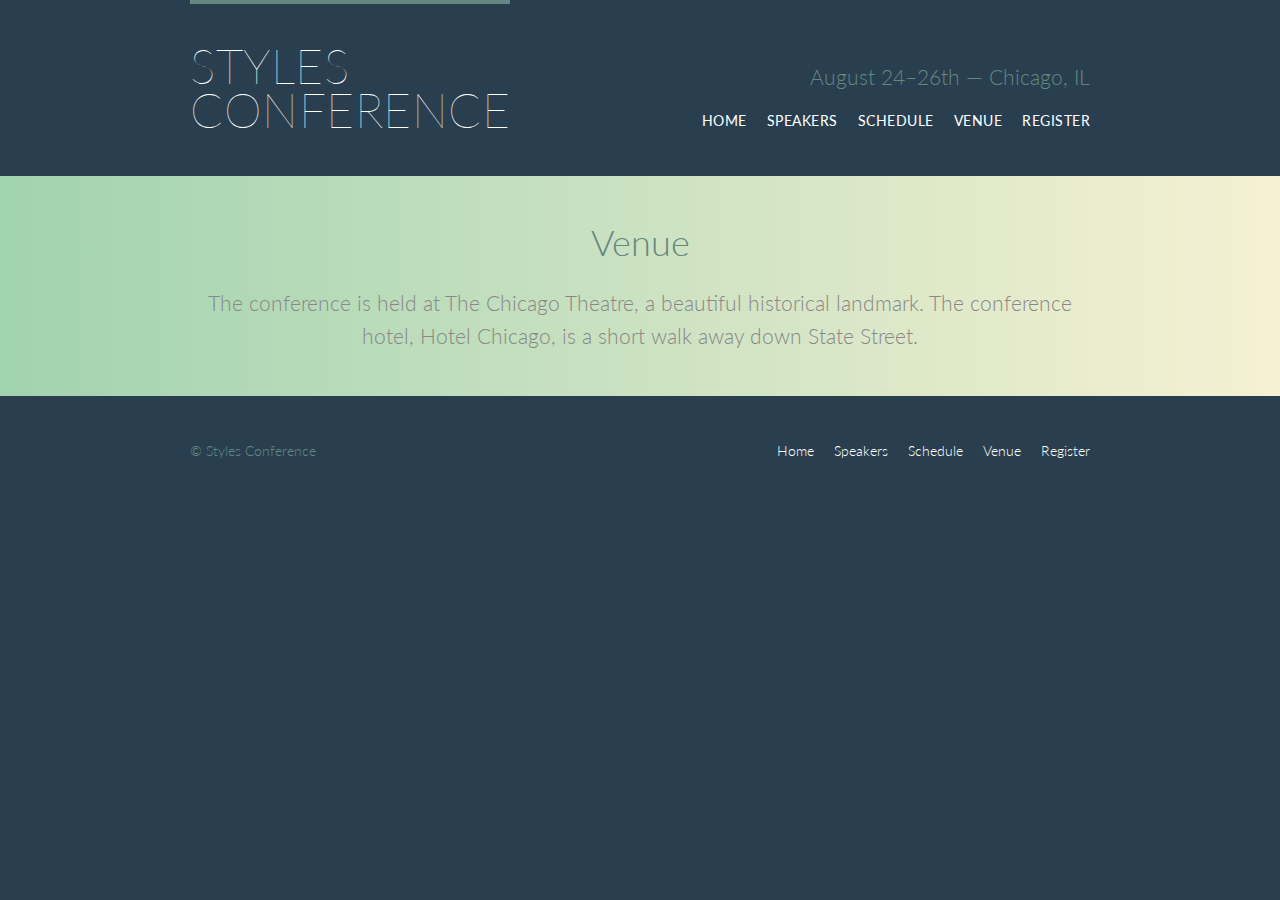
<file: venue.html>
<!DOCTYPE html>
<html lang="en">

  <head>
    <meta charset="utf-8">
    <title>Venue - Styles Conference</title>
    <link rel="stylesheet" href="assets/stylesheets/main.css">
    <link rel="stylesheet" href="http://fonts.googleapis.com/css?family=Lato:100,300,400">
  </head>

  <body>

    <!-- Header -->

    <header class="primary-header container group">

      <h1 class="logo">
        <a href="index.html">Styles <br> Conference</a>
      </h1>

      <h3 class="tagline">August 24&ndash;26th &mdash; Chicago, IL</h3>

      <nav class="nav primary-nav">
         <ul>
            <li><a href="index.html">Home</a></li><!--
            --><li><a href="speakers.html">Speakers</a></li><!--
            --><li><a href="schedule.html">Schedule</a></li><!--
            --><li><a href="venue.html">Venue</a></li><!--
            --><li><a href="register.html">Register</a></li>
          </ul>
      </nav>

    </header>

    <!-- Lead -->

    <section class="row-alt">
      <div class="lead container">

        <h1>Venue</h1>

        <p>The conference is held at The Chicago Theatre, a beautiful historical landmark. The conference hotel, Hotel Chicago, is a short walk away down State Street.</p>

      </div>
    </section>

    <!-- Footer -->

    <footer class="primary-footer container group">

      <small>&copy; Styles Conference</small>

      <nav class="nav">
         <ul>
            <li><a href="index.html">Home</a></li><!--
            --><li><a href="speakers.html">Speakers</a></li><!--
            --><li><a href="schedule.html">Schedule</a></li><!--
            --><li><a href="venue.html">Venue</a></li><!--
            --><li><a href="register.html">Register</a></li>
          </ul>
      </nav>

    </footer>

  </body>
</html>
</file>
<file: assets/stylesheets/main.css>
html, body, div, span, applet, object, iframe,
h1, h2, h3, h4, h5, h6, p, blockquote, pre,
a, abbr, acronym, address, big, cite, code,
del, dfn, em, img, ins, kbd, q, s, samp,
small, strike, strong, sub, sup, tt, var,
b, u, i, center,
dl, dt, dd, ol, ul, li,
fieldset, form, label, legend,
table, caption, tbody, tfoot, thead, tr, th, td,
article, aside, canvas, details, embed, 
figure, figcaption, footer, header, hgroup, 
menu, nav, output, ruby, section, summary,
time, mark, audio, video {
	margin: 0;
	padding: 0;
	border: 0;
	font-size: 100%;
	font: inherit;
	vertical-align: baseline;
}
/* HTML5 display-role reset for older browsers */
article, aside, details, figcaption, figure, 
footer, header, hgroup, menu, nav, section {
	display: block;
}
body {
	line-height: 1;
}
ol, ul {
	list-style: none;
}
blockquote, q {
	quotes: none;
}
blockquote:before, blockquote:after,
q:before, q:after {
	content: '';
	content: none;
}
table {
	border-collapse: collapse;
	border-spacing: 0;
}

/* MY OWN STYLING */
.discheck{
	display: none;
}

/*
  ========================================
  Custom Styles
  ========================================
*/
body{
	background: #293f50;
	color: #888;
	font: 300 16px/22px "Lato", "Open Sans", "Helvetica Neue", Helvetica, Arial, sans-serif;
}

/*
	=====================
			Grid
	=====================
*/
*,
*:before,
*:after{
	-webkit-box-sizing: border-box;
	   -moz-box-sizing: border-box;
	        box-sizing: border-box;
}

.container,
.grid{
	width: 960px;
	margin: 0 auto;
}

.container{
	padding-right: 30px;
	padding-left: 30px;
	
}

.grid,
.col-1-3,
.col-2-3{
	padding-right: 15px;
	padding-left: 15px;
}

.col-1-3,
.col-2-3{
	display: inline-block;
	vertical-align: top;
}

.col-1-3{
	width: 33.33%;
}

.col-2-3{
	width: 66.66%;
}

/*
	Typography
*/
h1, h3, h5, h4, h5, p{
	margin-bottom: 22px;
}

h1, h2, h3, h4{
	color: #648880;
}

h1{
	font-size: 36px;
	line-height: 44px;
}

h2{
	font-size: 24px;
	line-height: 44px;
}

h3{
	font-size: 21px;
}

h4{
	font-size: 18px;
}

h5{
	color: #a9b2b9;
	font-size: 14px;
	font-weight: 400;
	text-transform: uppercase;
}

strong{
	font-weight: 400;
}

cite, em{
	font-style: italic;
}


/*
	Links
*/
a:hover{
	color: #a9b2b9;	
}
a{
	color: #648880;
	text-decoration: none;
}

p a{
	border-bottom: 1px solid #dfe2e5; 	/*Using border-bottom instead of text-decoration allows more control over color underline*/
}

.teaser a:hover h3{
	color: #a9b2b9;
}

.primary-footer a,
.primary-header a{
	color: #fff;
}

.primary-footer a:hover,
.primary-header a:hover{
	color: #648880;
}
/*
	Button
*/
.btn{
	border-radius: 5px;
	color: #fff;
	cursor: pointer;	
	display: inline-block;
	font-weight: 400;
	letter-spacing: .5px;
	margin: 0;
	text-transform: uppercase;
}

.btn-alt{
	border: 1px solid #fff;
	padding: 10px 30px;
}
.btn-alt:hover{
	background: #fff;
	color: #648880;
}

/*
	Home
*/

.hero{
	color: #fff;
	line-height: 44px;
	padding: 22px 80px 66px 80px;
	text-align: center;
}

.hero h2{
	font-size: 36px;
}

.hero p{
	font-size: 24px;
	font-weight: 100;
}

/*
	Clearfix
*/
.group:before,
.group:after{
	content:"";
	display: table;
}
.group:after{
	clear: both;
}
.group{
	clear:both;
	*zoom:1;
}

/*
	Rows
*/
.row,
.row-alt{
	min-width: 960px;
}

.row{
	background: #fff;	
	padding: 66px 0 44px 0;
}

.row-alt {
  background: #cbe2c1;
  background: -webkit-linear-gradient(to right, #a1d3b0, #f6f1d3);
  background:         -webkit-linear-gradient(left, #a1d3b0, #f6f1d3);
  background:         linear-gradient(to right, #a1d3b0, #f6f1d3);
  padding: 44px 0 22px 0;
}

/*
  ========================================
  Leads
  ========================================
*/

.lead {
  text-align: center;
}
.lead p {
  font-size: 21px;
  line-height: 33px;
}

/*
	Others
*/

.logo{
	border-top: 4px solid #648880;	
	float: left;
	font-size: 48px;
	font-weight: 100;
	letter-spacing: .5px;
	line-height: 44px;
	padding: 40px 0 22px 0;
	text-transform: uppercase;
}

.tagline{
	margin: 66px 0 22px 0;
	text-align: right;
}

/*
	Navigation
*/ 
.nav{
	text-align: right;
}

.nav li{
	display: inline-block;
	margin: 0 10px;
	vertical-align: top;
}

.nav li:last-child{
	margin-right: 0;
}

.primary-nav{
	font-size: 14px;
	font-weight: 400;
	letter-spacing: .5px;
	text-transform: uppercase;
}

/*
	Primary Footer
*/
.primary-footer small{
	float: left;
}
.primary-footer{
	color: #648880;
	font-size: 14px;
	padding-bottom: 44px;
	padding-top: 44px;
}

/*
  ========================================
  Speakers
  ========================================
*/
  
.speaker-info {
  border: 1px solid #dfe2e5;
  border-radius: 5px;
  margin-top: 88px;
  padding: 22px 0;
  text-align: center;
}

.speaker {
  margin-bottom: 44px;
}
</file>
